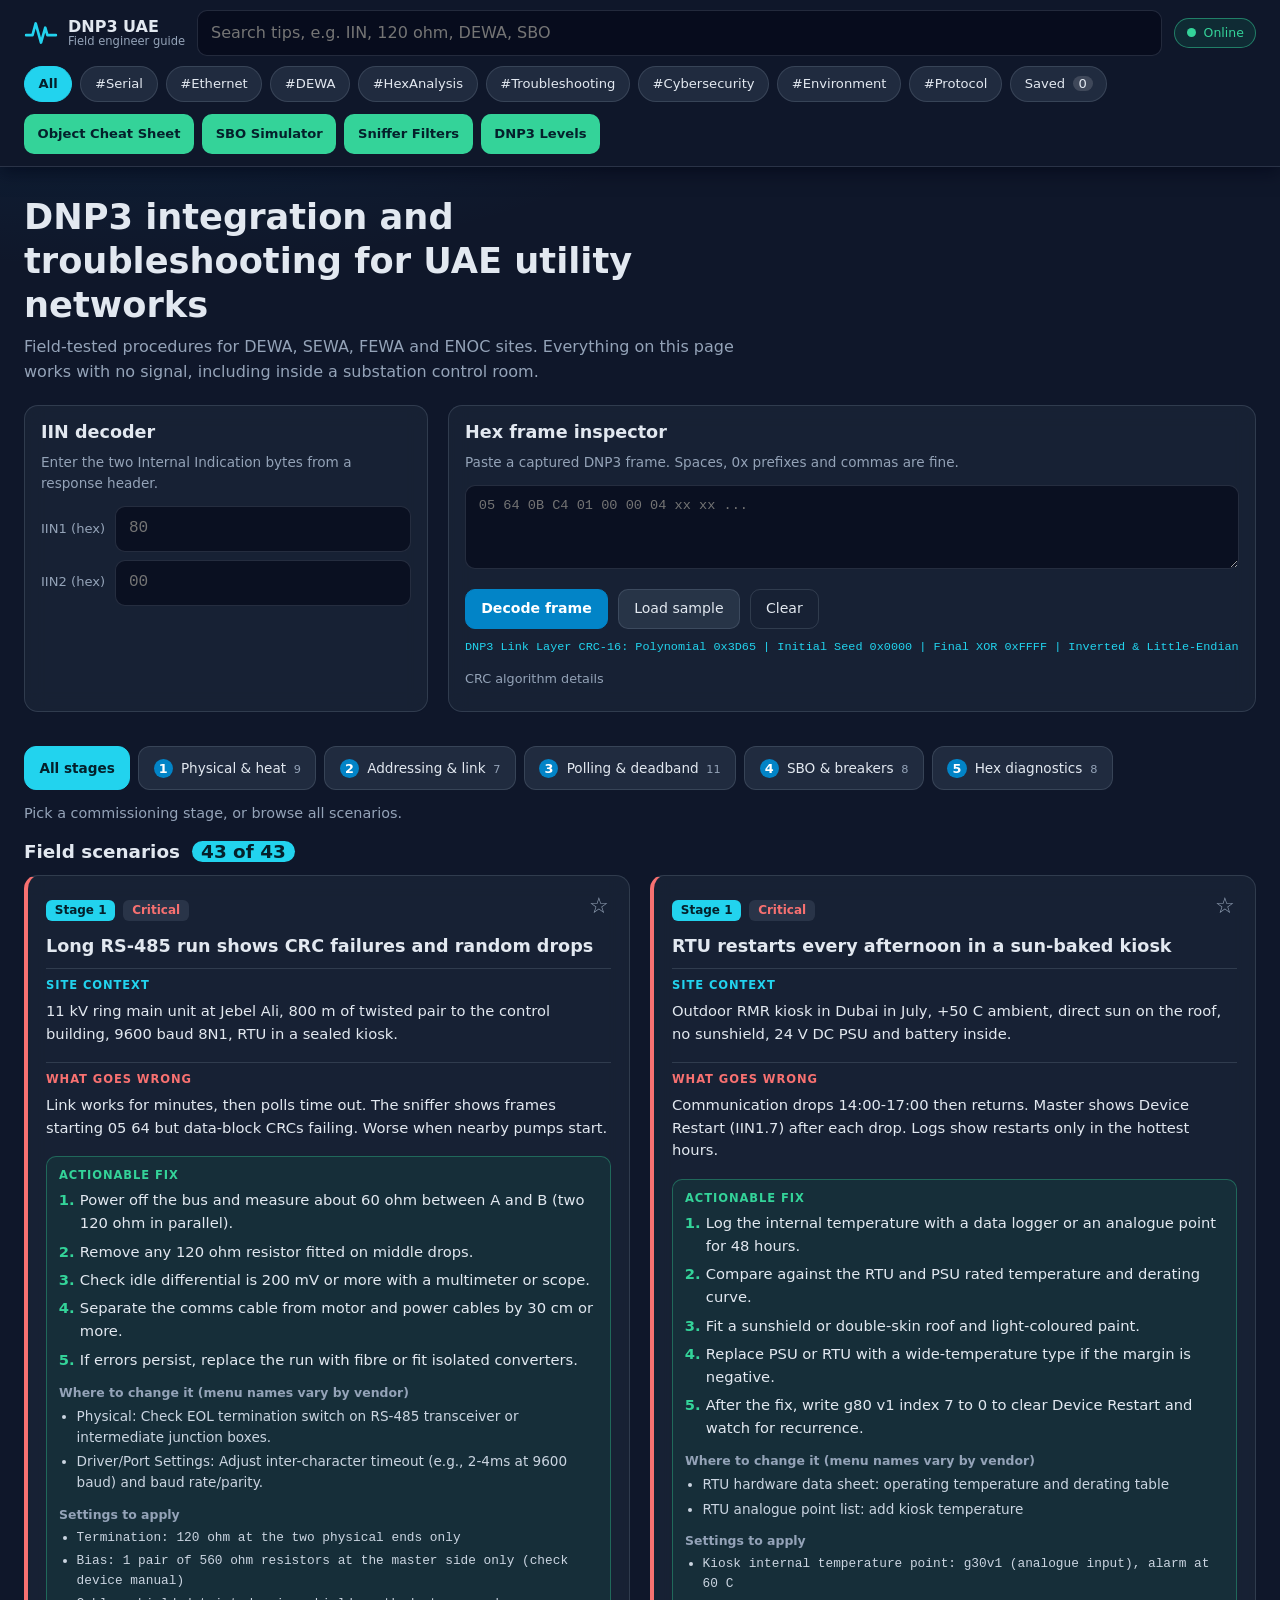
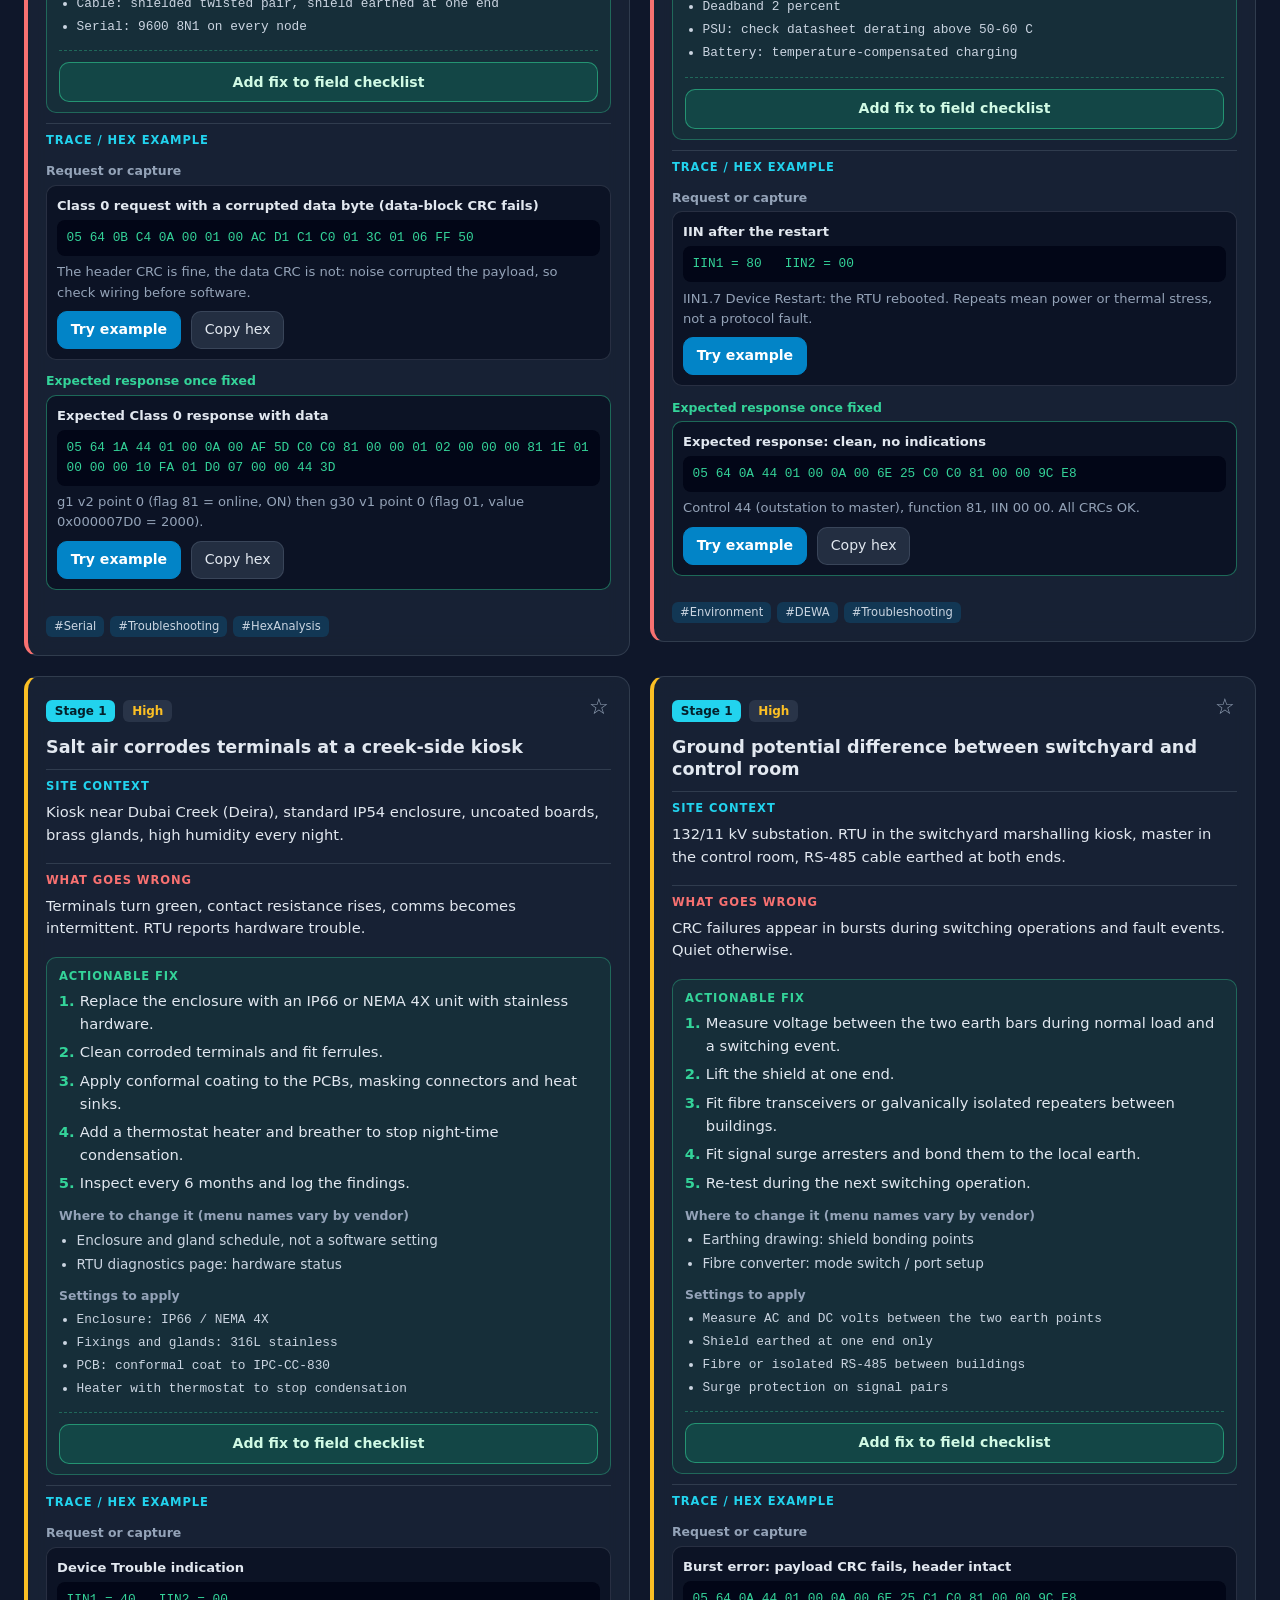
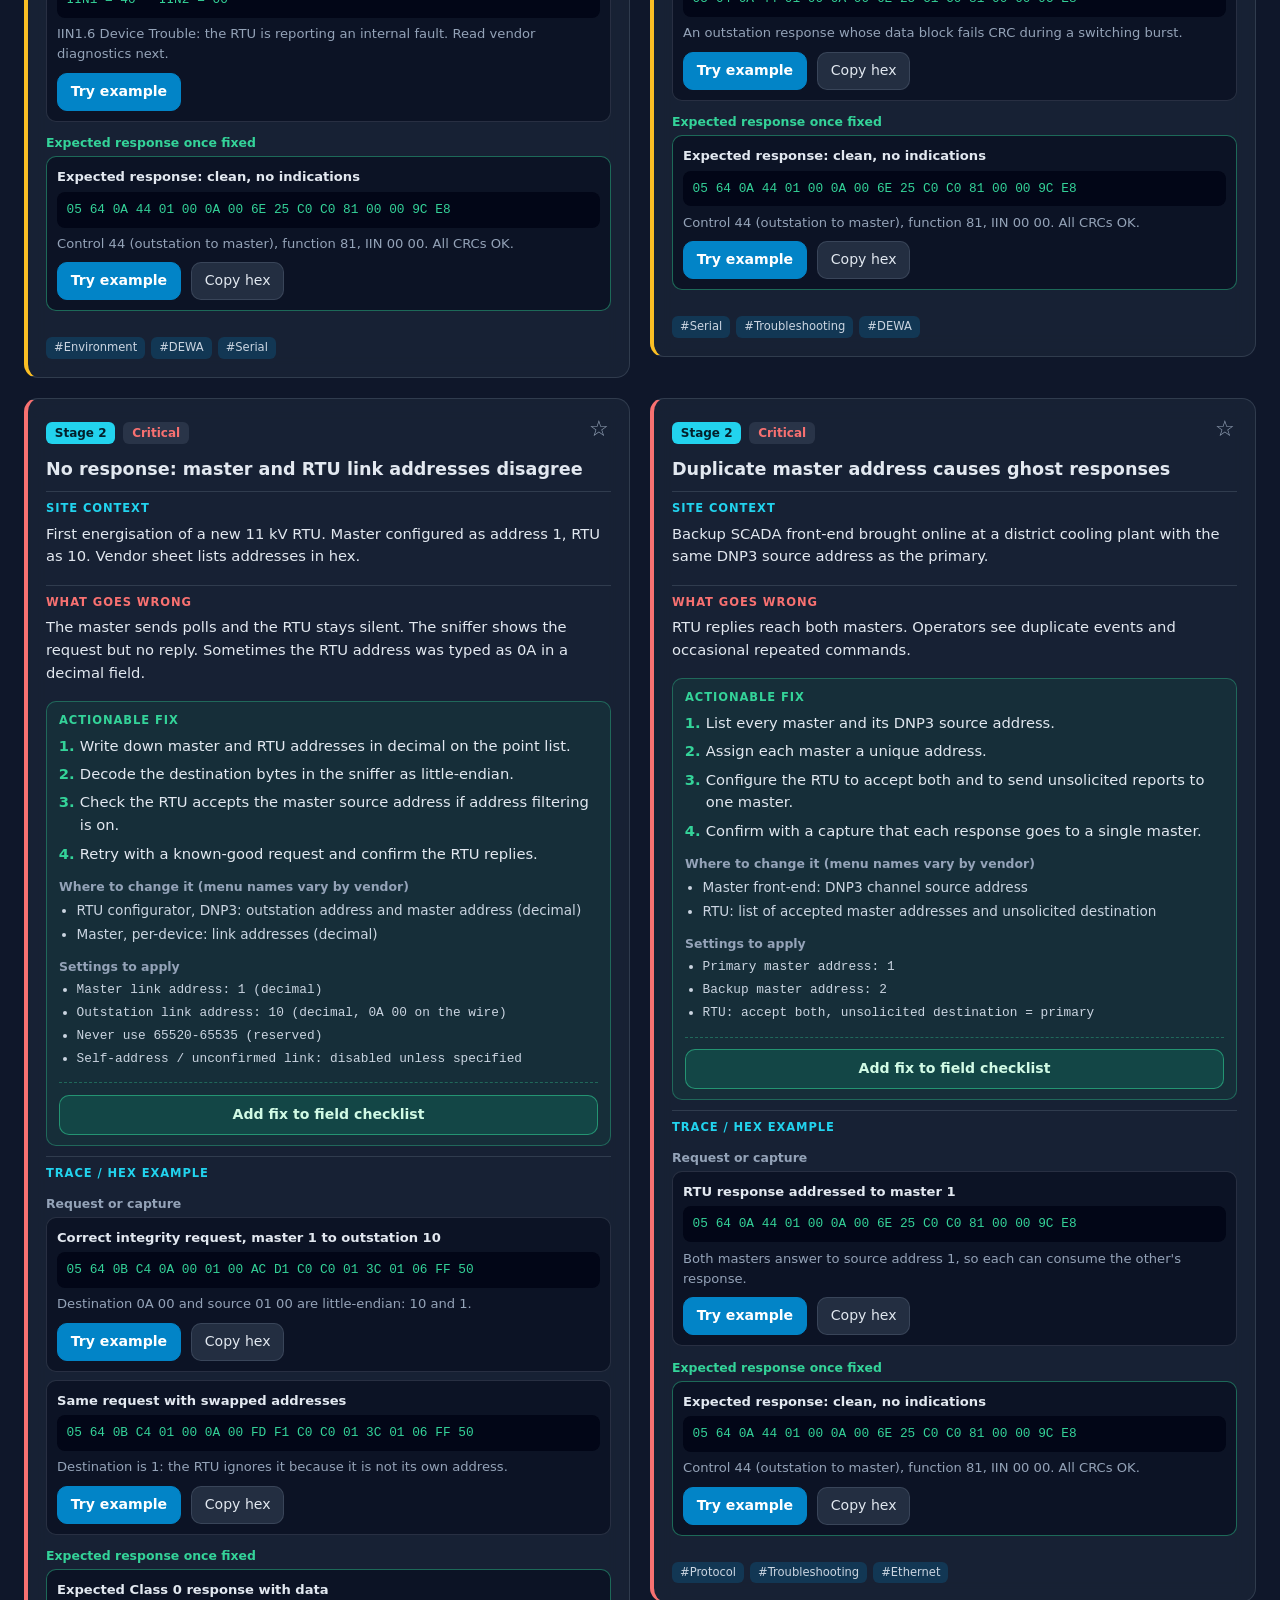
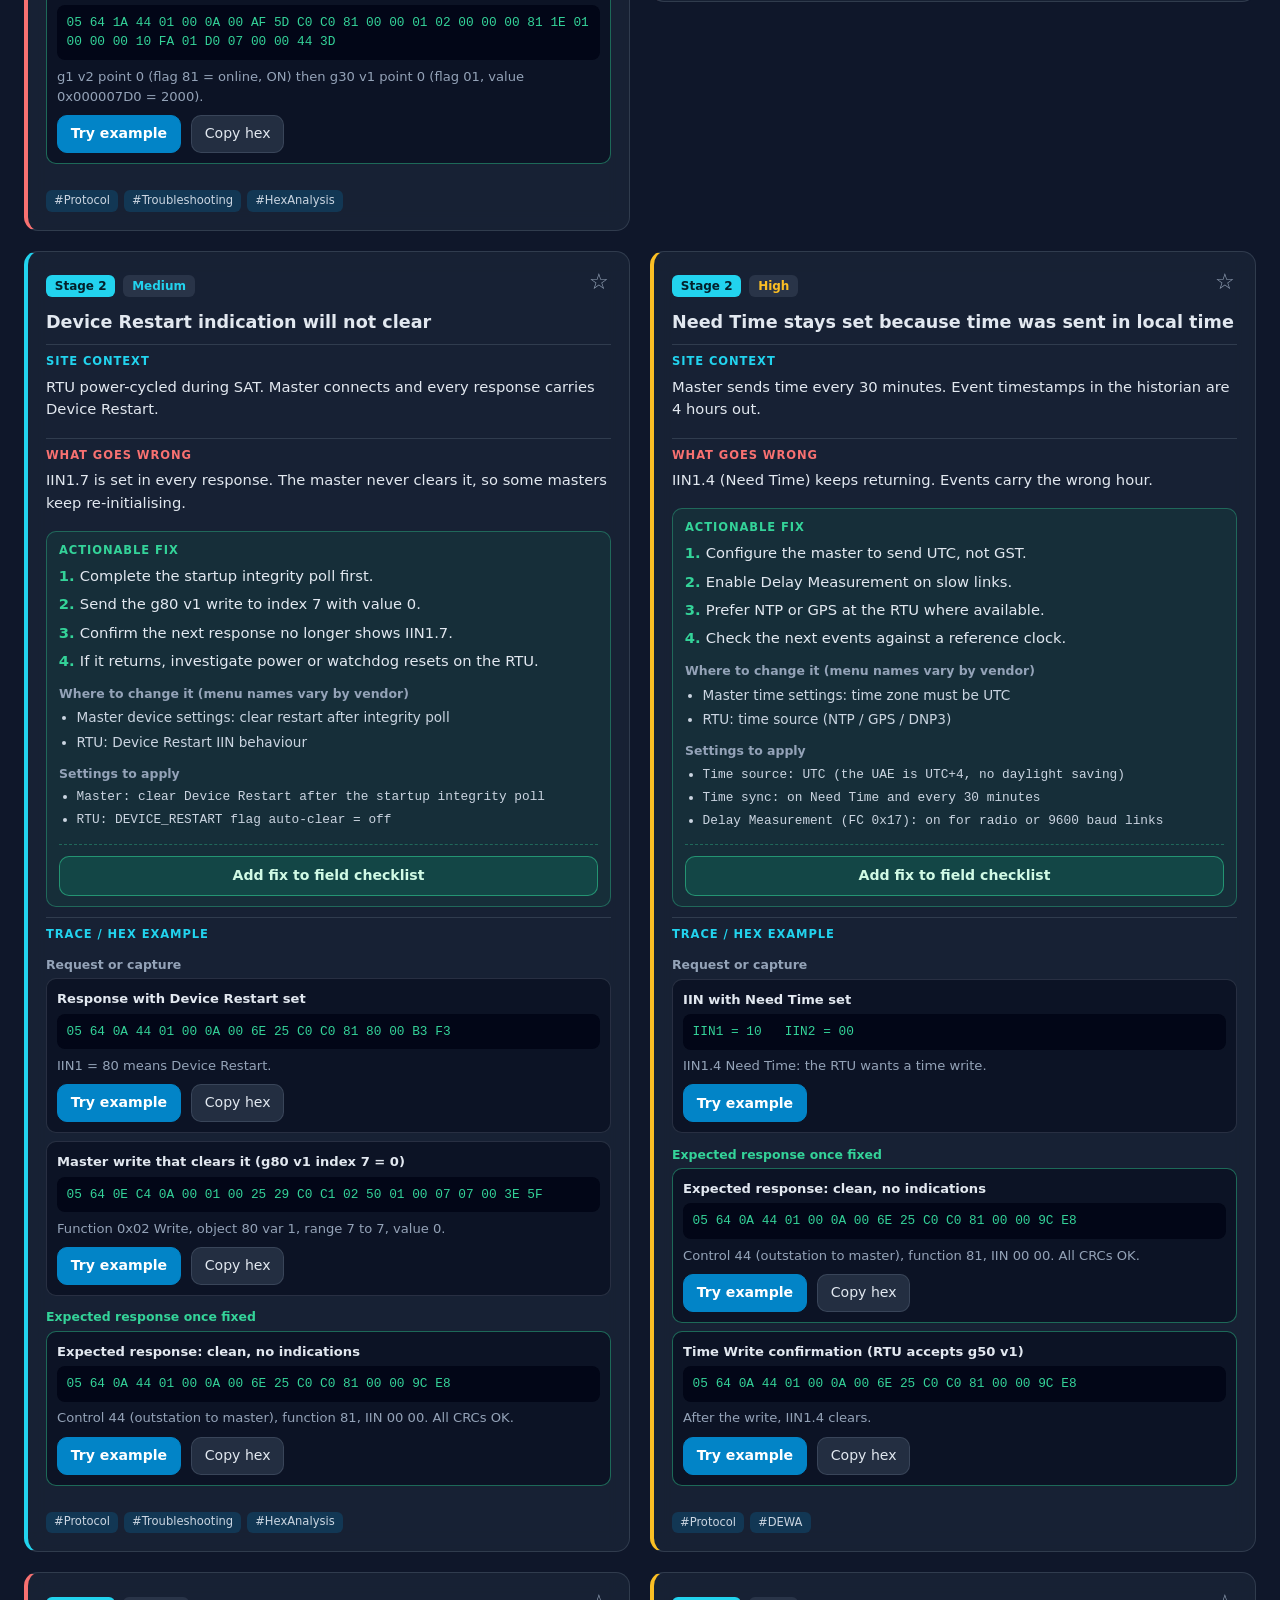
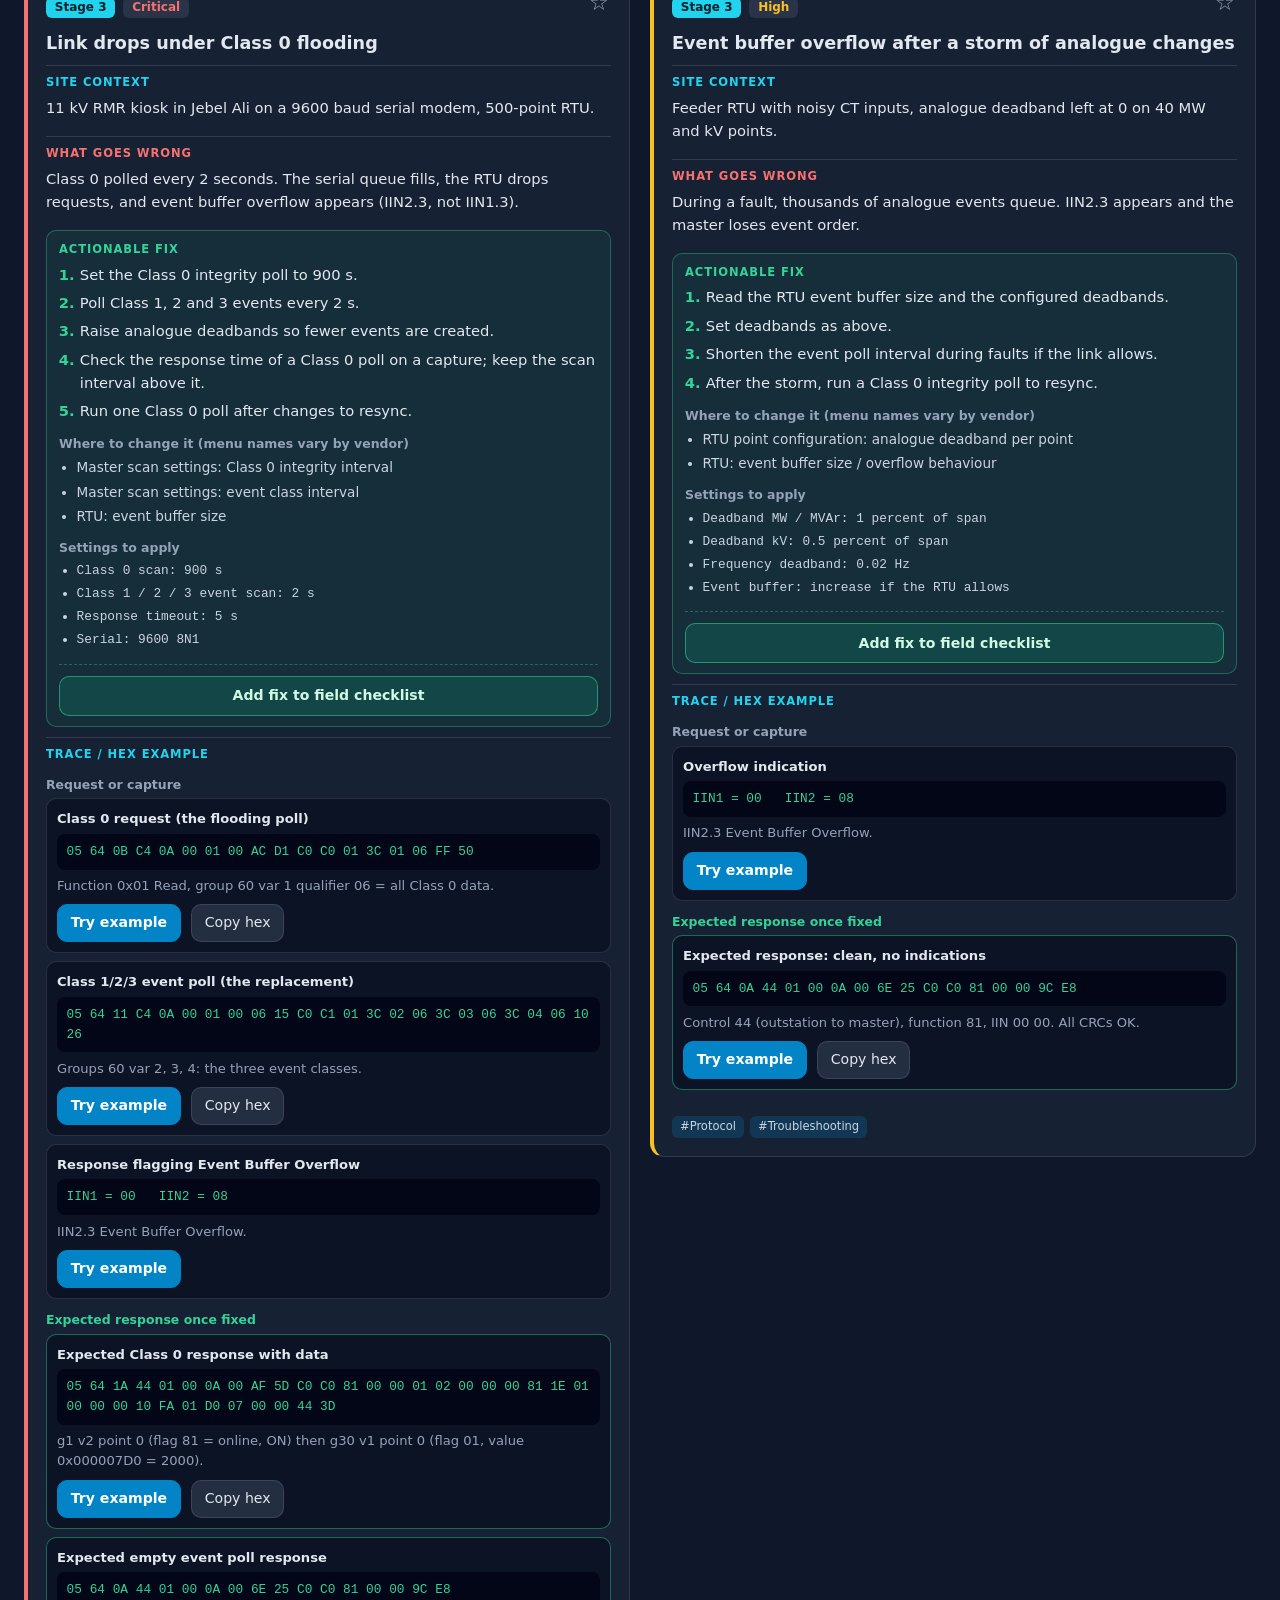
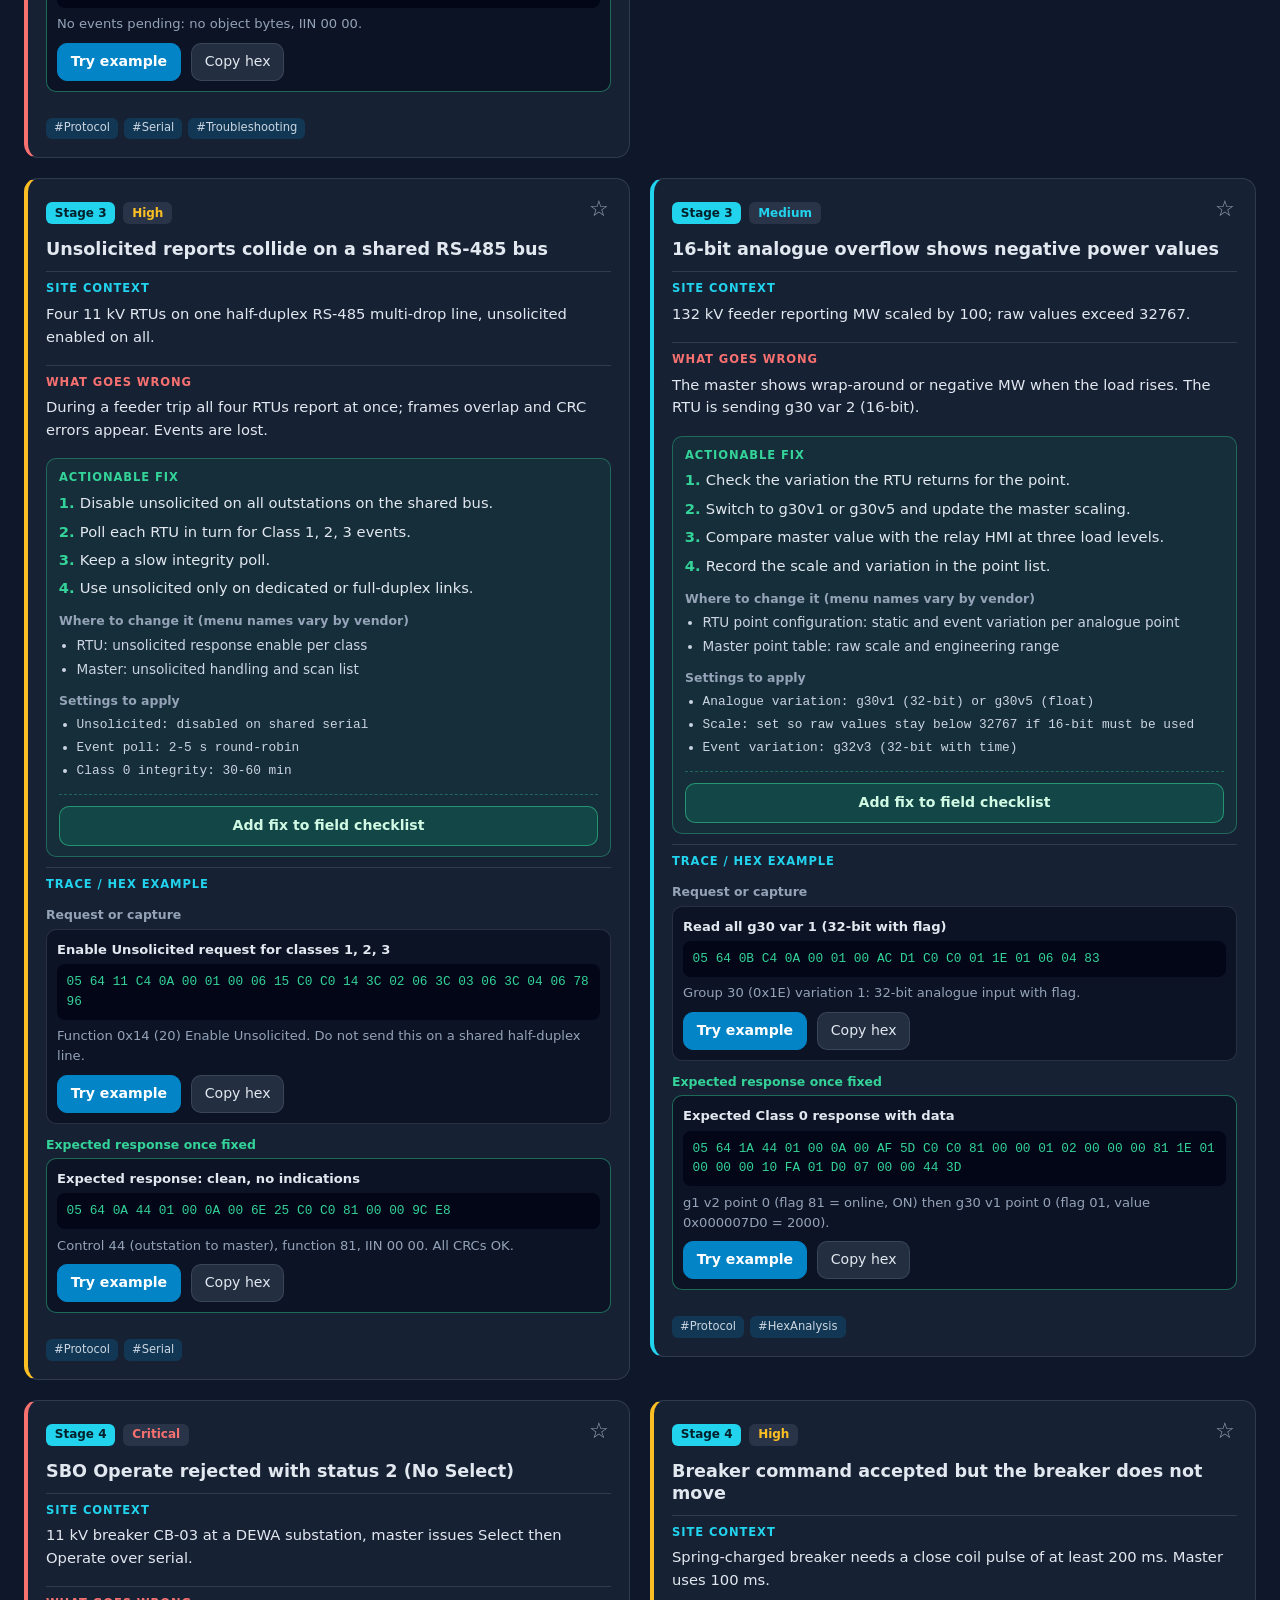
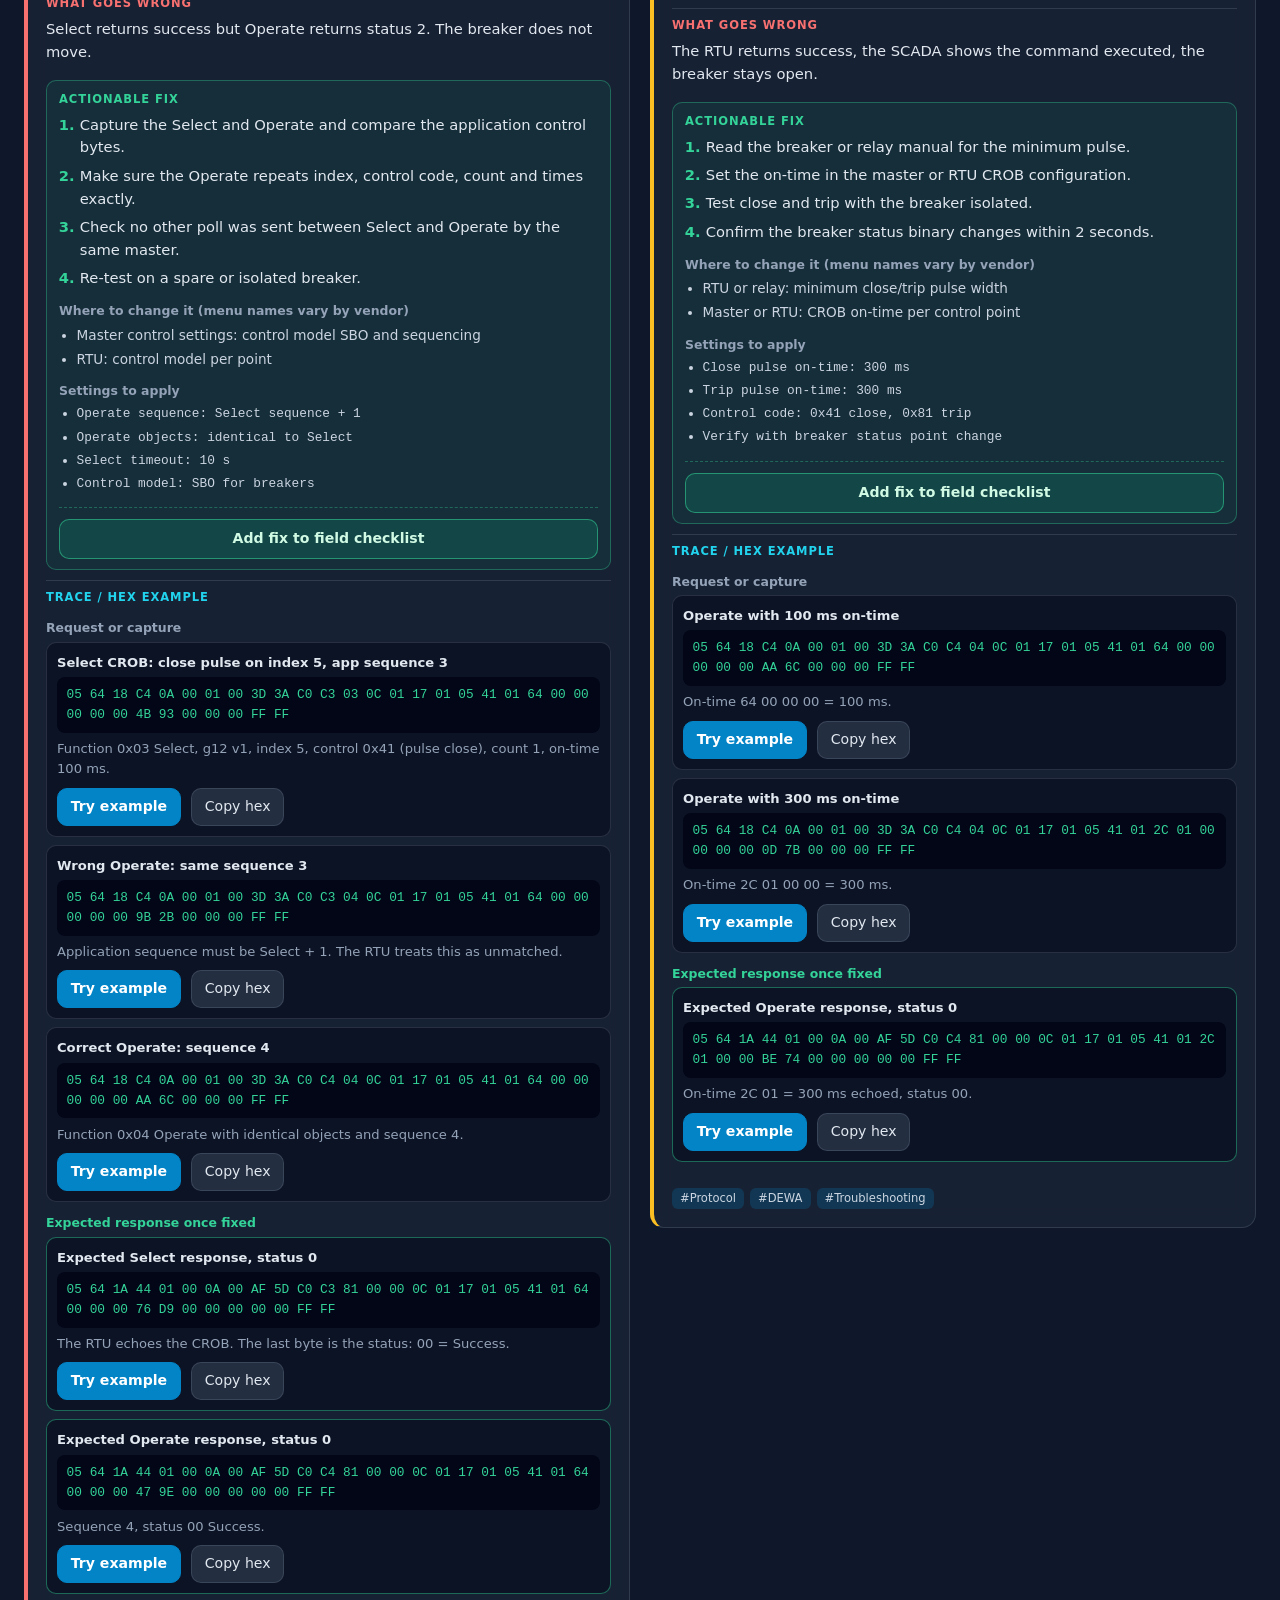
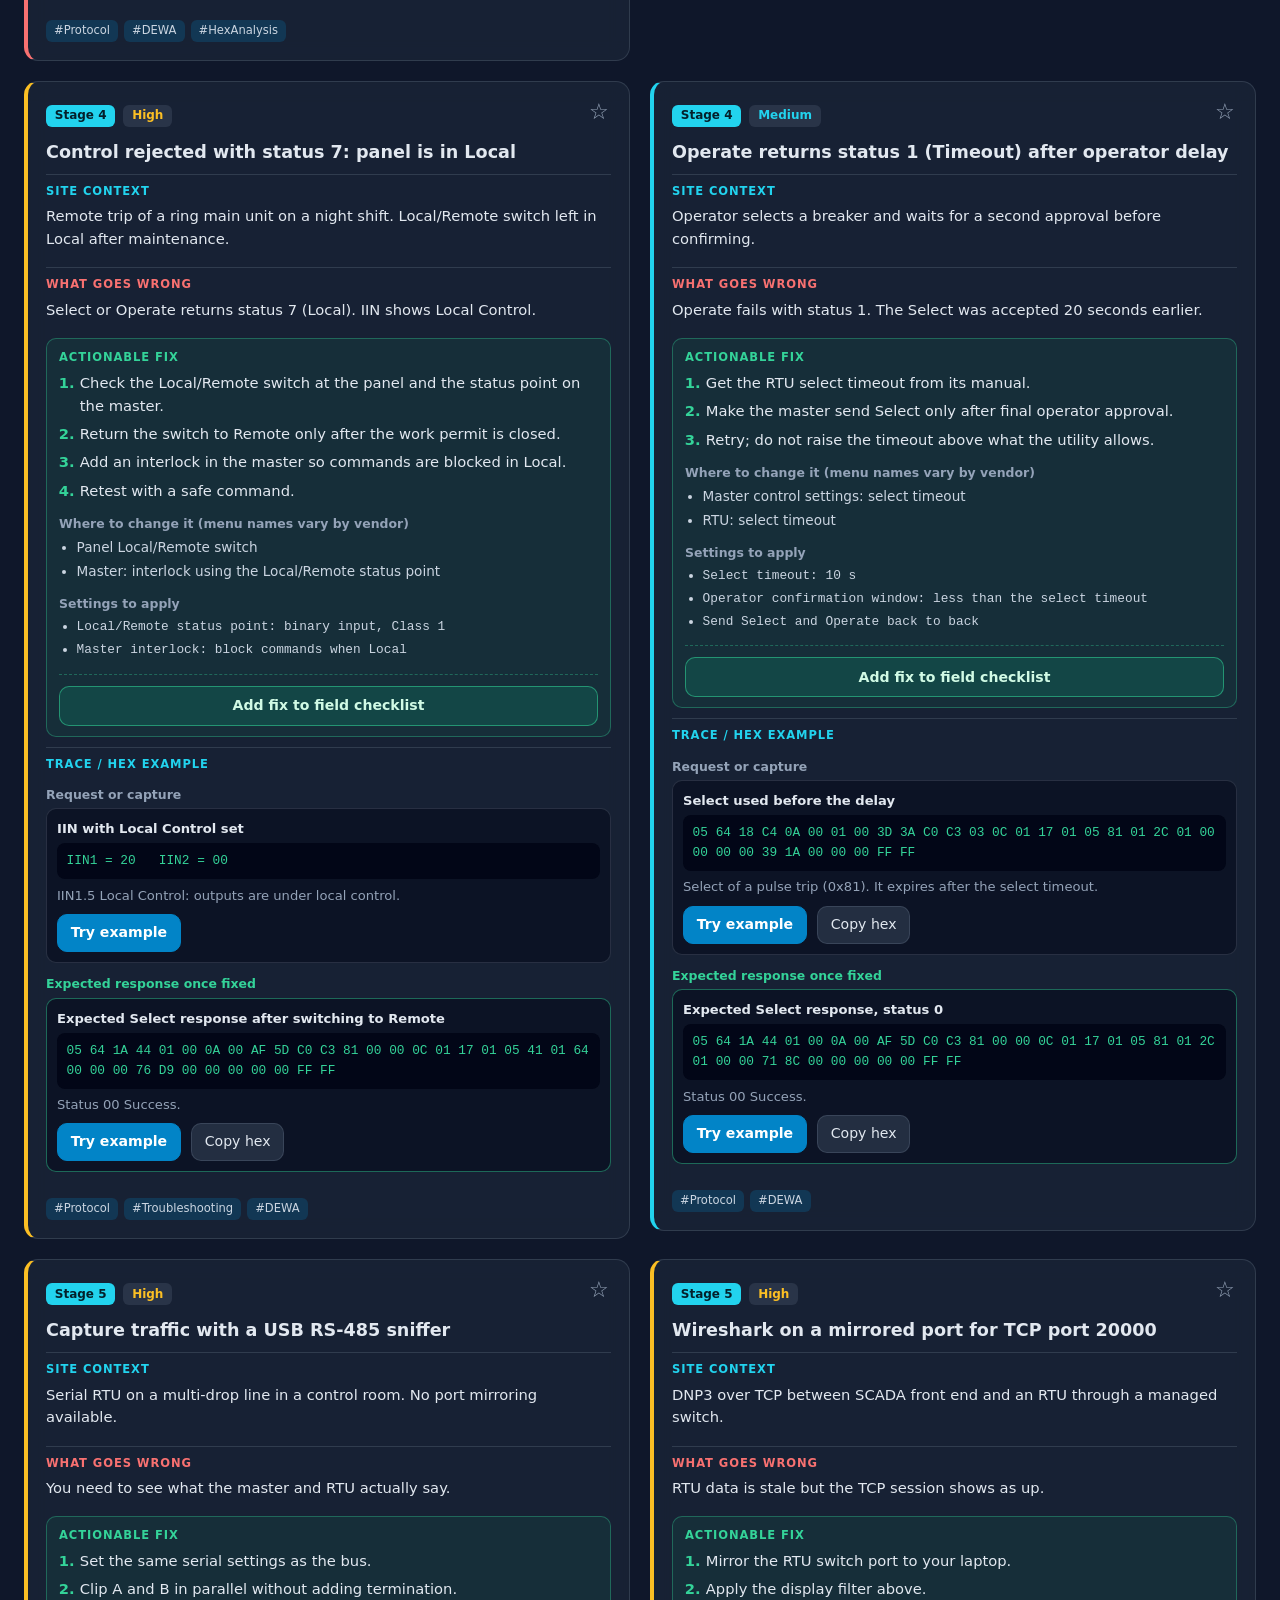
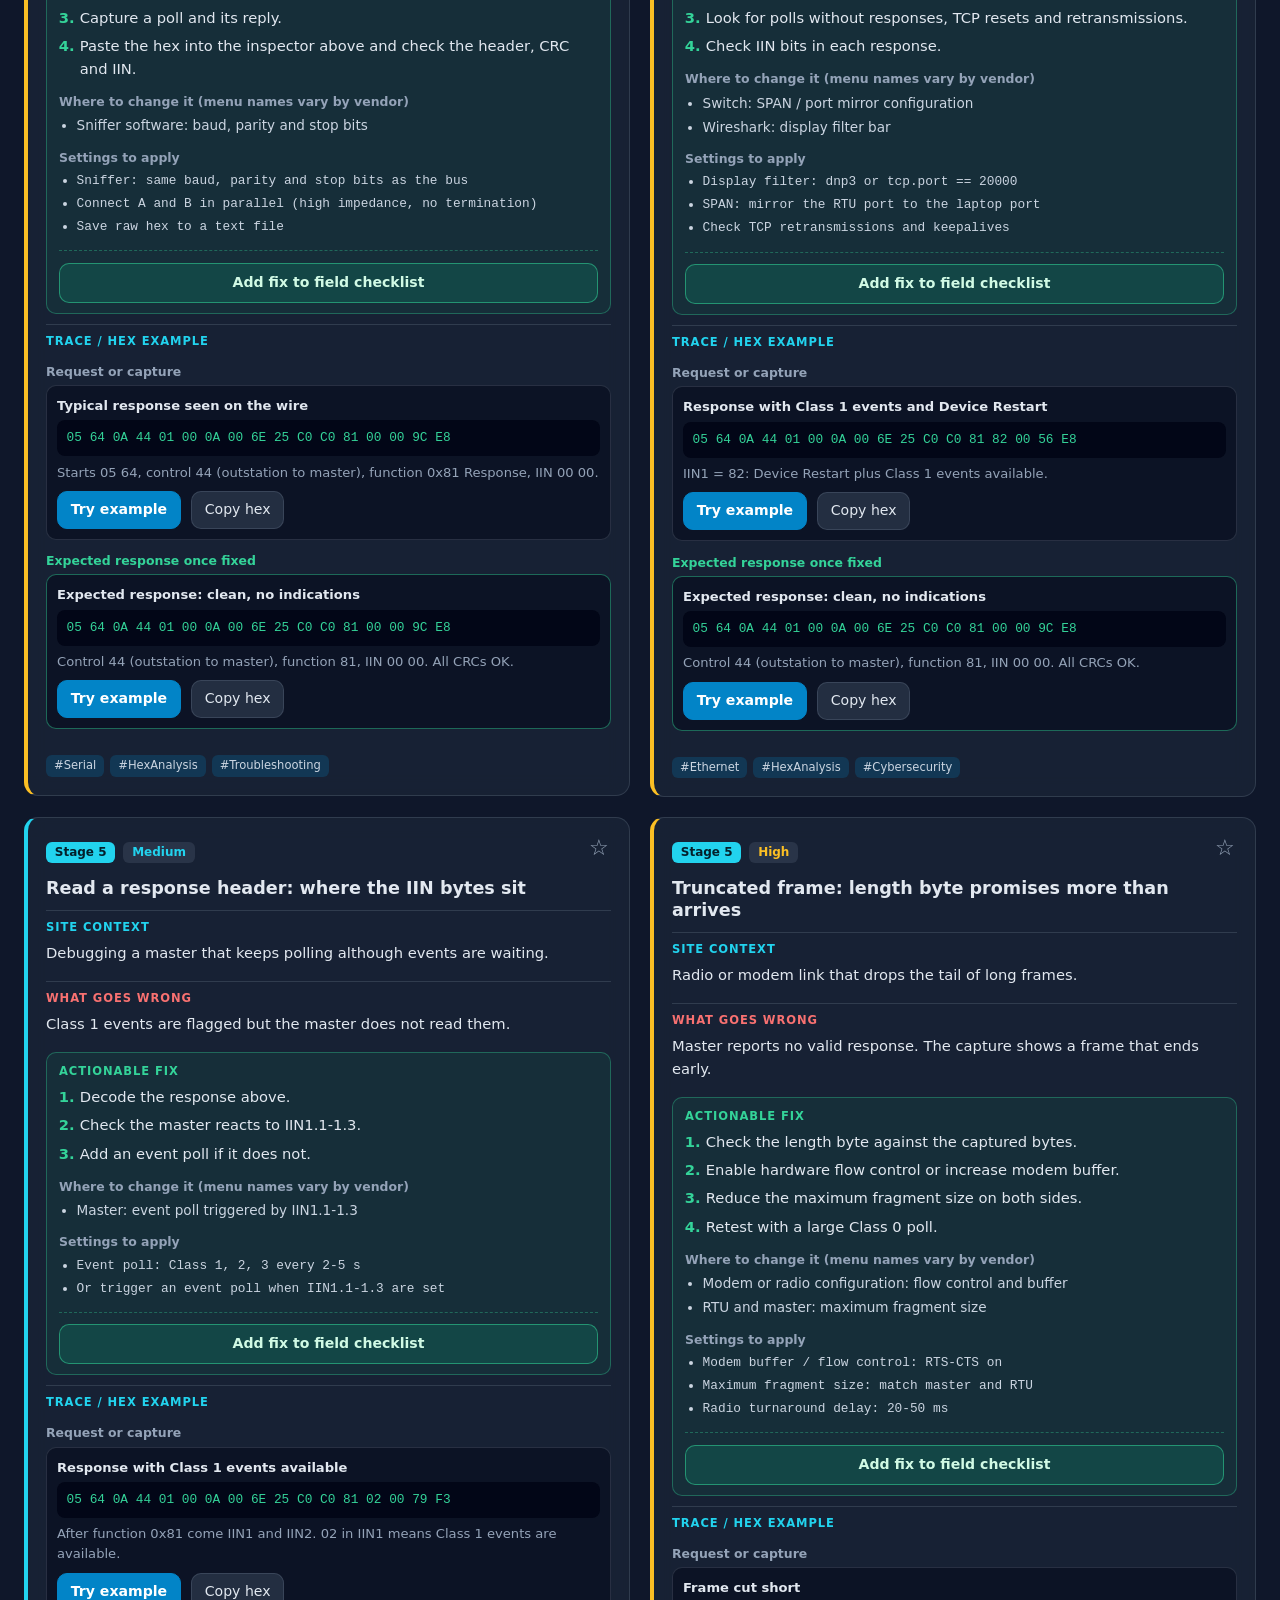
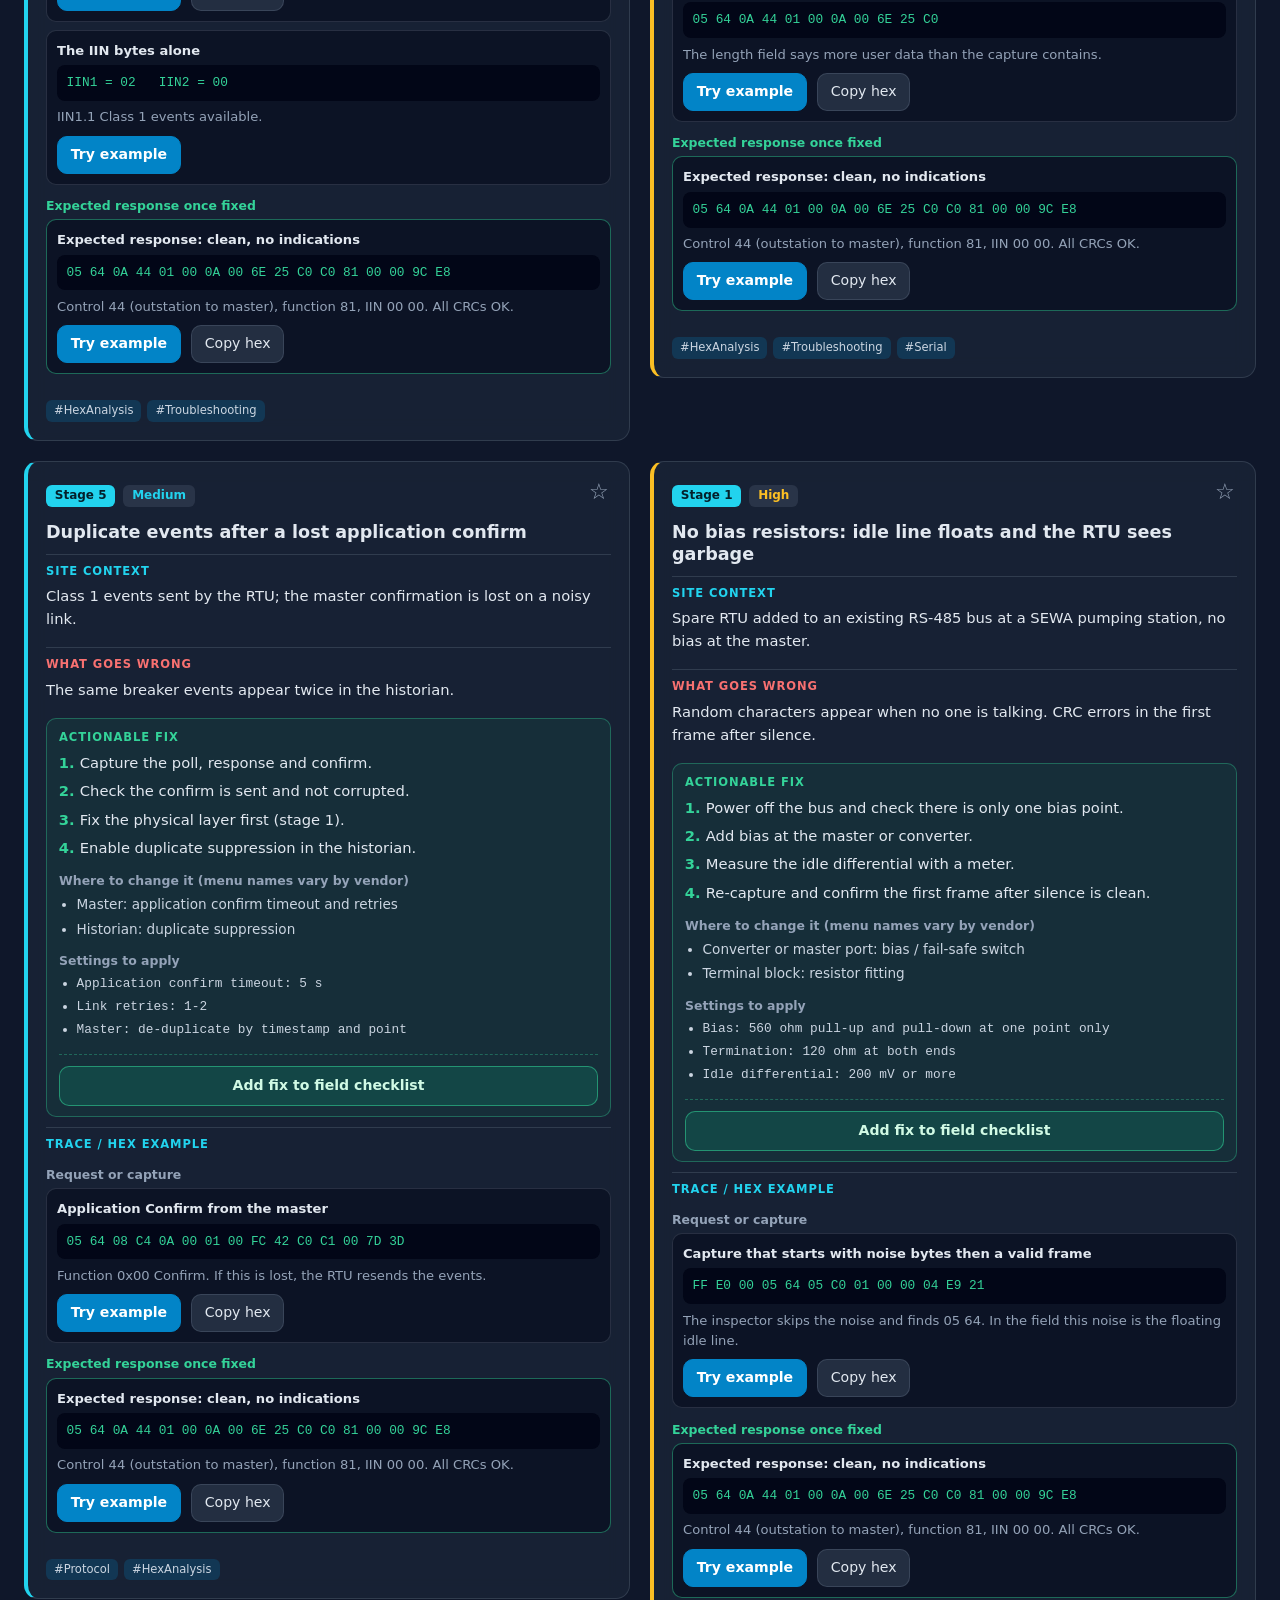
<file: index.html>
<!DOCTYPE html>
<html lang="en" dir="ltr">
<head>
  <meta charset="utf-8">
  <meta name="viewport" content="width=device-width, initial-scale=1, viewport-fit=cover">
  <title>DNP3 SCADA UAE Field Engineer Guide</title>
  <meta name="description" content="Offline DNP3 integration, communication and troubleshooting guide for SCADA engineers in Dubai and the UAE: 100+ field tips, hex frame inspector, IIN decoder and field checklists.">
  <meta name="keywords" content="DNP3, SCADA, UAE, DEWA, SEWA, FEWA, ENOC, RTU, RS-485, IEC 104, telemetry, troubleshooting">
  <meta name="author" content="DNP3 UAE SCADA Guide">
  <meta name="robots" content="index, follow">
  <meta name="color-scheme" content="dark">

  <!-- Theme / PWA -->
  <meta name="theme-color" content="#0f172a">
  <meta name="application-name" content="DNP3 UAE">
  <meta name="mobile-web-app-capable" content="yes">
  <meta name="apple-mobile-web-app-capable" content="yes">
  <meta name="apple-mobile-web-app-status-bar-style" content="black-translucent">
  <meta name="apple-mobile-web-app-title" content="DNP3 UAE">
  <meta name="msapplication-config" content="browserconfig.xml">
  <meta name="msapplication-TileColor" content="#0f172a">
  <link rel="manifest" href="manifest.json">
  <link rel="canonical" href="https://YOUR-USERNAME.github.io/dnp3-uae-scada-guide/">
  <link rel="icon" href="data:image/svg+xml,%3Csvg xmlns='http://www.w3.org/2000/svg' viewBox='0 0 64 64'%3E%3Crect width='64' height='64' rx='14' fill='%230f172a'/%3E%3Cpath d='M6 36h12l6-20 10 34 8-26 4 12h12' fill='none' stroke='%2322d3ee' stroke-width='4' stroke-linecap='round' stroke-linejoin='round'/%3E%3C/svg%3E" type="image/svg+xml">
  <link rel="apple-touch-icon" href="icon-192.png">

  <!-- Open Graph -->
  <meta property="og:type" content="website">
  <meta property="og:site_name" content="DNP3 UAE SCADA Guide">
  <meta property="og:title" content="DNP3 SCADA UAE Field Engineer Guide">
  <meta property="og:description" content="100+ site-hardened DNP3 tips for UAE utilities: hex frame inspector, IIN decoder, RS-485 and Ethernet diagnostics. Works offline.">
  <meta property="og:image" content="https://YOUR-USERNAME.github.io/dnp3-uae-scada-guide/assets/og-image.png">
  <meta property="og:image:width" content="1200">
  <meta property="og:image:height" content="630">
  <meta property="og:image:alt" content="DNP3 SCADA UAE Field Engineer Guide with telemetry waveform">
  <meta property="og:url" content="https://YOUR-USERNAME.github.io/dnp3-uae-scada-guide/">
  <meta property="og:locale" content="en_AE">

  <!-- Twitter -->
  <meta name="twitter:card" content="summary_large_image">
  <meta name="twitter:title" content="DNP3 SCADA UAE Field Engineer Guide">
  <meta name="twitter:description" content="Offline DNP3 troubleshooting and integration guide for UAE SCADA engineers.">
  <meta name="twitter:image" content="https://YOUR-USERNAME.github.io/dnp3-uae-scada-guide/assets/og-image.png">

  <link rel="stylesheet" href="style.css">
</head>
<body>
  <a class="skip-link" href="#grid">Skip to tips</a>

  <header class="topbar" id="topbar">
    <div class="topbar-row">
      <a class="brand" href="./index.html" aria-label="DNP3 UAE home">
        <svg class="brand-mark" viewBox="0 0 64 64" aria-hidden="true"><path d="M4 36h12l6-22 10 36 8-28 4 14h16" fill="none" stroke="currentColor" stroke-width="5" stroke-linecap="round" stroke-linejoin="round"/></svg>
        <span class="brand-text"><strong>DNP3 UAE</strong><small>Field engineer guide</small></span>
      </a>

      <div class="search-wrap">
        <label class="sr-only" for="search">Search tips</label>
        <input id="search" type="search" placeholder="Search tips, e.g. IIN, 120 ohm, DEWA, SBO" autocomplete="off" spellcheck="false">
      </div>

      <div class="topbar-actions">
        <span id="netStatus" class="badge badge-online" role="status" aria-live="polite"><i class="pulse"></i><span>Online</span></span>
        <button id="installBtn" class="btn btn-accent" type="button" hidden>Install app</button>
      </div>
    </div>

    <nav class="filters" aria-label="Filter by tag">
      <div id="filters" class="pill-row" role="group" aria-label="Tag filters">
        <button class="pill is-active" type="button" data-tag="all">All</button>
        <button class="pill" type="button" data-tag="Serial">#Serial</button>
        <button class="pill" type="button" data-tag="Ethernet">#Ethernet</button>
        <button class="pill" type="button" data-tag="DEWA">#DEWA</button>
        <button class="pill" type="button" data-tag="HexAnalysis">#HexAnalysis</button>
        <button class="pill" type="button" data-tag="Troubleshooting">#Troubleshooting</button>
        <button class="pill" type="button" data-tag="Cybersecurity">#Cybersecurity</button>
        <button class="pill" type="button" data-tag="Environment">#Environment</button>
        <button class="pill" type="button" data-tag="Protocol">#Protocol</button>
        <button class="pill pill-star" type="button" data-tag="bookmarks">Saved <span id="bookmarkCount">0</span></button>
      </div>
    </nav>

    <nav id="toolbar" class="toolbar" aria-label="Field tools">
      <button type="button" class="tool-btn" data-tool="objects">Object Cheat Sheet</button>
      <button type="button" class="tool-btn" data-tool="sbo">SBO Simulator</button>
      <button type="button" class="tool-btn" data-tool="filters">Sniffer Filters</button>
      <button type="button" class="tool-btn" data-tool="levels">DNP3 Levels</button>
    </nav>
  </header>

  <main class="shell">
    <section class="intro" aria-labelledby="introTitle">
      <h1 id="introTitle">DNP3 integration and troubleshooting for UAE utility networks</h1>
      <p>Field-tested procedures for DEWA, SEWA, FEWA and ENOC sites. Everything on this page works with no signal, including inside a substation control room.</p>
    </section>

    <section class="tools" aria-label="Decoder tools">
      <article class="panel" aria-labelledby="iinTitle">
        <h2 id="iinTitle">IIN decoder</h2>
        <p class="hint">Enter the two Internal Indication bytes from a response header.</p>
        <div class="field-row">
          <label for="iin1">IIN1 (hex)</label>
          <input id="iin1" class="mono" type="text" inputmode="text" maxlength="4" placeholder="80" autocomplete="off">
          <label for="iin2">IIN2 (hex)</label>
          <input id="iin2" class="mono" type="text" inputmode="text" maxlength="4" placeholder="00" autocomplete="off">
        </div>
        <ul id="iinOut" class="flag-list" aria-live="polite"></ul>
      </article>

      <article class="panel panel-wide" aria-labelledby="hexTitle">
        <h2 id="hexTitle">Hex frame inspector</h2>
        <p class="hint">Paste a captured DNP3 frame. Spaces, 0x prefixes and commas are fine.</p>
        <label class="sr-only" for="hexInput">DNP3 frame in hex</label>
        <textarea id="hexInput" class="mono" rows="3" spellcheck="false" placeholder="05 64 0B C4 01 00 00 04 xx xx ..."></textarea>
        <div class="btn-row">
          <button id="hexDecode" class="btn btn-accent" type="button">Decode frame</button>
          <button id="hexSample" class="btn" type="button">Load sample</button>
          <button id="hexClear" class="btn btn-ghost" type="button">Clear</button>
        </div>
        <div id="hexOut" class="hex-out" aria-live="polite"></div>
        <p class="crc-note mono">DNP3 Link Layer CRC-16: Polynomial 0x3D65 | Initial Seed 0x0000 | Final XOR 0xFFFF | Inverted &amp; Little-Endian</p>
        <details class="crc-ref">
          <summary>CRC algorithm details</summary>
          <ul>
            <li>Name: CRC-16/DNP (reflected: input and output bits reversed, LSB first).</li>
            <li>Polynomial 0x3D65 = x<sup>16</sup> + x<sup>13</sup> + x<sup>12</sup> + x<sup>11</sup> + x<sup>10</sup> + x<sup>8</sup> + x<sup>6</sup> + x<sup>5</sup> + x<sup>2</sup> + 1. Reflected form for shift-right code: 0xA6BC.</li>
            <li>Seed 0x0000. Final XOR 0xFFFF (the result is inverted).</li>
            <li>Sent low byte first. One CRC covers the 8 header bytes, then each data block of up to 16 bytes has its own.</li>
            <li>Check value: CRC of ASCII "123456789" = 0xEA82.</li>
            <li>Frame test: 05 64 05 C0 01 00 00 04 gives CRC 0x21E9, sent as E9 21.</li>
          </ul>
        </details>
      </article>
    </section>

    <section class="results" aria-labelledby="resultsTitle">
      <nav id="stages" class="stages" aria-label="Commissioning stages"></nav>
      <p id="stageDesc" class="stage-desc"></p>
      <h2 class="sub">Field scenarios <span id="scenCount" class="chip"></span></h2>
      <div id="scenarios" class="scen-grid"></div>
      <div class="results-head">
        <h2 id="resultsTitle">Quick reference tips</h2>
        <p id="resultCount" class="count" role="status" aria-live="polite">Loading tips</p>
        <div class="results-actions">
          <label class="sr-only" for="sortSelect">Sort tips</label>
          <select id="sortSelect">
            <option value="default">Default order</option>
            <option value="severity">Highest severity first</option>
            <option value="title">Title A to Z</option>
          </select>
          <button id="checklistBtn" class="btn" type="button">Field checklist <span id="checkCount" class="chip">0</span></button>
        </div>
      </div>

      <div id="grid" class="grid" tabindex="-1"></div>
      <div id="empty" class="empty" hidden>
        <p><strong>No tips match your search.</strong></p>
        <p>Clear the search box or pick another tag.</p>
        <button id="resetFilters" class="btn" type="button">Reset filters</button>
      </div>
    </section>

    <noscript>
      <p class="noscript">This guide needs JavaScript to list its tips and run the decoders. Enable JavaScript and reload.</p>
    </noscript>
  </main>

  <footer class="footer">
    <p>For engineering reference only. Always follow your utility's approved procedures, permit-to-work rules and the vendor manuals for the device on site.</p>
    <p class="mono">Version 1.0.0 &middot; MIT licence</p>
  </footer>

  <!-- Detail modal -->
  <div id="modal" class="modal" role="dialog" aria-modal="true" aria-labelledby="modalTitle" hidden>
    <div class="modal-backdrop" data-close></div>
    <div class="modal-card">
      <button class="modal-close" type="button" data-close aria-label="Close">&times;</button>
      <div id="modalBody"></div>
    </div>
  </div>

  <!-- Checklist drawer -->
  <aside id="checklist" class="drawer" role="dialog" aria-modal="true" aria-labelledby="checklistTitle" hidden>
    <div class="modal-backdrop" data-close-drawer></div>
    <div class="drawer-card">
      <div class="drawer-head">
        <h2 id="checklistTitle">Field checklist</h2>
        <button class="modal-close" type="button" data-close-drawer aria-label="Close checklist">&times;</button>
      </div>
      <p class="hint">Add steps from any tip. Progress is saved on this device.</p>
      <label class="lbl" for="siteName">Site / feeder</label>
      <input id="siteName" type="text" maxlength="80" placeholder="e.g. Jebel Ali 11 kV RMR-14" autocomplete="off">
      <label class="lbl" for="siteRtu">RTU link address (decimal)</label>
      <input id="siteRtu" type="text" inputmode="numeric" maxlength="5" placeholder="e.g. 10" autocomplete="off">
      <label class="lbl" for="siteTime">Time sync status (GST, UTC+4)</label>
      <select id="siteTime"><option value="unchecked">Not checked</option><option value="ok">Verified: UTC on the wire, GST in SCADA</option><option value="offset">Offset found: 4-hour difference</option></select>
      <label class="lbl" for="siteDate">Verification date</label>
      <input id="siteDate" type="date">
      <label class="lbl" for="siteNotes">Site notes (included in the summary)</label>
      <textarea id="siteNotes" rows="3" maxlength="600" placeholder="e.g. Baud 9600 8N1, RTU address 10, term. fitted at both ends"></textarea>
      <ul id="checklistItems" class="check-list"></ul>
      <div class="btn-row">
        <button id="checklistHandover" class="btn btn-accent" type="button">Export Handover Summary</button>
        <button id="checklistSummary" class="btn btn-accent" type="button">Copy Commissioning Summary</button>
        <button id="checklistCopy" class="btn" type="button">Copy checklist</button>
        <button id="checklistReset" class="btn btn-ghost" type="button">Clear all</button>
      </div>
    </div>
  </aside>

  <!-- Field tools modal -->
  <div id="toolModal" class="modal" role="dialog" aria-modal="true" aria-labelledby="toolTitle" hidden>
    <div class="modal-backdrop" data-close-tool></div>
    <div class="modal-card wide">
      <button class="modal-close" type="button" data-close-tool aria-label="Close">&times;</button>
      <div id="toolBody"></div>
    </div>
  </div>

  <div id="toast" class="toast" role="status" aria-live="polite" hidden></div>

  <script src="script.js"></script>
  <script>
    if ('serviceWorker' in navigator) {
      window.addEventListener('load', function () {
        navigator.serviceWorker.register('service-worker.js').catch(function (err) {
          console.warn('Service worker registration failed:', err);
        });
      });
    }
  </script>
</body>
</html>
</file>
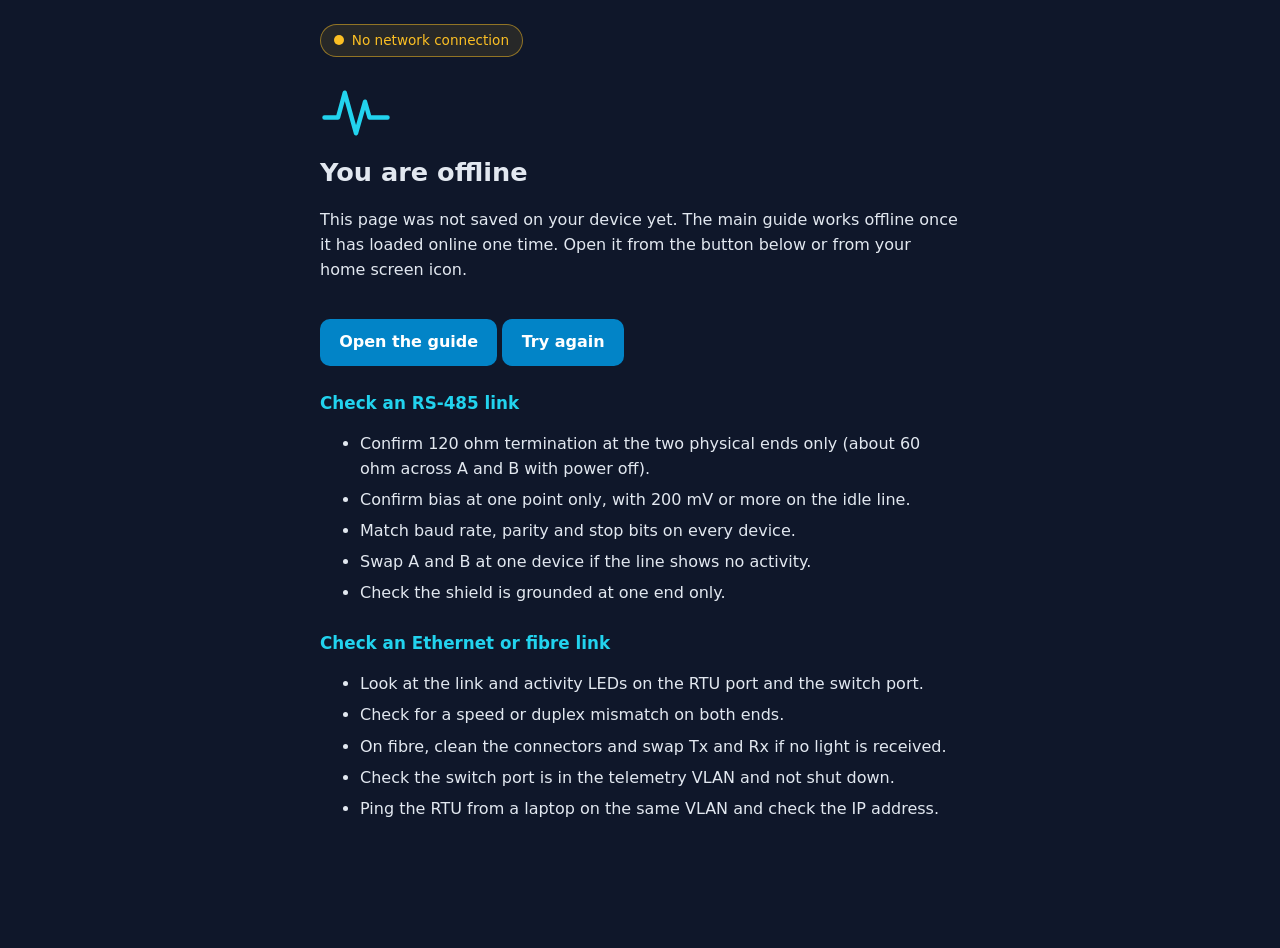
<file: offline.html>
<!DOCTYPE html>
<html lang="en">
<head>
<meta charset="utf-8">
<meta name="viewport" content="width=device-width, initial-scale=1, viewport-fit=cover">
<meta name="theme-color" content="#0f172a">
<title>Offline | DNP3 UAE Guide</title>
<style>
  :root { color-scheme: dark; }
  body { margin: 0; min-height: 100vh; background: #0f172a; color: #e2e8f0; font-family: system-ui, -apple-system, "Segoe UI", Roboto, sans-serif; line-height: 1.55;
    padding: calc(env(safe-area-inset-top) + 24px) 20px calc(env(safe-area-inset-bottom) + 24px); }
  main { max-width: 640px; margin: 0 auto; }
  .status { display: inline-flex; align-items: center; gap: 8px; color: #fbbf24; border: 1px solid rgba(251,191,36,.5); background: rgba(251,191,36,.1); border-radius: 999px; padding: .3rem .8rem; font-size: .85rem; }
  .dot { width: 10px; height: 10px; border-radius: 50%; background: #fbbf24; animation: p 2s infinite; }
  @keyframes p { 50% { opacity: .3; } }
  svg { width: 72px; height: 72px; color: #22d3ee; margin: 20px 0 4px; display: block; }
  h1 { font-size: 1.6rem; margin: .25rem 0 .5rem; }
  h2 { font-size: 1.05rem; margin: 1.5rem 0 .4rem; color: #22d3ee; }
  li { margin-bottom: .4rem; }
  .btn { display: inline-block; margin-top: 1.25rem; background: #0284c7; color: #fff; border: 0; border-radius: 10px; padding: .7rem 1.2rem; font: inherit; font-weight: 600; cursor: pointer; text-decoration: none; }
  @media (prefers-reduced-motion: reduce) { .dot { animation: none; } }
</style>
</head>
<body>
<main>
  <span class="status"><i class="dot"></i> No network connection</span>
  <svg viewBox="0 0 64 64" aria-hidden="true"><path d="M4 36h12l6-22 10 36 8-28 4 14h16" fill="none" stroke="currentColor" stroke-width="4" stroke-linecap="round" stroke-linejoin="round"/></svg>
  <h1>You are offline</h1>
  <p>This page was not saved on your device yet. The main guide works offline once it has loaded online one time. Open it from the button below or from your home screen icon.</p>
  <a class="btn" href="./index.html">Open the guide</a>
  <button class="btn" type="button" onclick="location.reload()">Try again</button>

  <h2>Check an RS-485 link</h2>
  <ul>
    <li>Confirm 120 ohm termination at the two physical ends only (about 60 ohm across A and B with power off).</li>
    <li>Confirm bias at one point only, with 200 mV or more on the idle line.</li>
    <li>Match baud rate, parity and stop bits on every device.</li>
    <li>Swap A and B at one device if the line shows no activity.</li>
    <li>Check the shield is grounded at one end only.</li>
  </ul>
  <h2>Check an Ethernet or fibre link</h2>
  <ul>
    <li>Look at the link and activity LEDs on the RTU port and the switch port.</li>
    <li>Check for a speed or duplex mismatch on both ends.</li>
    <li>On fibre, clean the connectors and swap Tx and Rx if no light is received.</li>
    <li>Check the switch port is in the telemetry VLAN and not shut down.</li>
    <li>Ping the RTU from a laptop on the same VLAN and check the IP address.</li>
  </ul>
</main>
</body>
</html>
</file>
<file: style.css>
/* DNP3 SCADA UAE Field Engineer Guide - style.css */
:root {
  --bg: #0f172a; --bg-2: #0b1222; --panel: rgba(30, 41, 59, 0.62); --panel-solid: #1e293b;
  --line: rgba(148, 163, 184, 0.2); --text: #e2e8f0; --muted: #94a3b8;
  --cyan: #22d3ee; --cyan-d: #0284c7; --green: #34d399; --amber: #fbbf24; --red: #f87171; --violet: #a78bfa;
  --radius: 14px; --gap: clamp(12px, 2vw, 20px);
  --font: system-ui, -apple-system, "Segoe UI", Roboto, "Helvetica Neue", Arial, sans-serif;
  --mono: ui-monospace, "SF Mono", Menlo, Consolas, "Liberation Mono", monospace;
  --ease: 180ms ease;
}
*, *::before, *::after { box-sizing: border-box; }
[hidden] { display: none !important; }
html { -webkit-text-size-adjust: 100%; scroll-padding-top: 9rem; }
body {
  margin: 0; font-family: var(--font); color: var(--text); line-height: 1.55;
  background: radial-gradient(1200px 600px at 10% -10%, rgba(2,132,199,.18), transparent 60%), var(--bg);
  background-attachment: fixed; min-height: 100vh;
  padding-left: env(safe-area-inset-left); padding-right: env(safe-area-inset-right);
  padding-bottom: env(safe-area-inset-bottom);
}
body.no-scroll { overflow: hidden; }
h1, h2, h3 { line-height: 1.25; margin: 0 0 .5rem; }
h1 { font-size: clamp(1.4rem, 3.2vw, 2.2rem); max-width: 28ch; }
h2 { font-size: 1.1rem; } h3 { font-size: 1rem; }
p { margin: 0 0 .75rem; }
.mono { font-family: var(--mono); }
.sr-only { position: absolute; width: 1px; height: 1px; overflow: hidden; clip: rect(0 0 0 0); white-space: nowrap; }
.skip-link { position: absolute; left: -999px; top: 0; background: var(--cyan); color: #04202b; padding: .5rem 1rem; z-index: 100; }
.skip-link:focus { left: 8px; top: calc(env(safe-area-inset-top) + 8px); }
:focus-visible { outline: 2px solid var(--cyan); outline-offset: 2px; }

/* header */
.topbar {
  position: -webkit-sticky; position: sticky; top: 0; z-index: 50;
  padding: calc(env(safe-area-inset-top) + 10px) 16px 10px;
  background-color: #0f172a !important; /* opaque: scrolled content must never show through */
  border-bottom: 1px solid var(--line);
  box-shadow: 0 6px 16px rgba(2, 6, 23, .55);
  -webkit-transform: translateZ(0); transform: translateZ(0); /* own compositing layer on iOS Safari */
}
.topbar-row { display: flex; align-items: center; gap: 12px; flex-wrap: wrap; max-width: 1400px; margin: 0 auto; }
.brand { display: flex; align-items: center; gap: 10px; color: var(--text); text-decoration: none; }
.brand-mark { width: 34px; height: 34px; color: var(--cyan); }
.brand-text { display: flex; flex-direction: column; line-height: 1.1; }
.brand-text small { color: var(--muted); font-size: .72rem; }
.search-wrap { flex: 1 1 260px; min-width: 0; }
input, textarea, select {
  width: 100%; font: inherit; color: var(--text); background: rgba(2, 6, 23, .6);
  border: 1px solid var(--line); border-radius: 10px; padding: .6rem .8rem; transition: border-color var(--ease);
}
input[type="search"] { font-size: 16px; }
input:focus, textarea:focus, select:focus { border-color: var(--cyan); outline: none; }
textarea { resize: vertical; font-size: .85rem; }
.topbar-actions { display: flex; align-items: center; gap: 10px; }
.filters { max-width: 1400px; margin: 10px auto 0; }
.pill-row { display: flex; gap: 8px; overflow-x: auto; padding-bottom: 4px; scrollbar-width: thin; }
.pill {
  flex: none; font: inherit; font-size: .82rem; color: var(--text); background: rgba(51, 65, 85, .5);
  border: 1px solid var(--line); border-radius: 999px; padding: .38rem .85rem; cursor: pointer; min-height: 36px;
  transition: background var(--ease), border-color var(--ease), color var(--ease);
}
.pill:hover { border-color: var(--cyan); }
.pill.is-active { background: var(--cyan); color: #04202b; border-color: var(--cyan); font-weight: 600; }
.pill-star span { background: rgba(255,255,255,.14); border-radius: 999px; padding: 0 .45em; margin-left: .25em; }
.pill-star.is-active span { background: rgba(4,32,43,.2); }

/* badges and buttons */
.badge { display: inline-flex; align-items: center; gap: 8px; font-size: .78rem; padding: .3rem .7rem; border-radius: 999px; border: 1px solid; white-space: nowrap; }
.badge-online { color: var(--green); border-color: rgba(52,211,153,.5); background: rgba(16,185,129,.12); }
.badge-offline { color: var(--amber); border-color: rgba(251,191,36,.5); background: rgba(251,191,36,.12); }
.pulse { width: 9px; height: 9px; border-radius: 50%; background: currentColor; animation: pulse 2s infinite; }
@keyframes pulse { 0% { box-shadow: 0 0 0 0 currentColor; opacity: 1; } 70% { box-shadow: 0 0 0 8px transparent; opacity: .7; } 100% { box-shadow: 0 0 0 0 transparent; opacity: 1; } }
.btn {
  font: inherit; font-size: .88rem; color: var(--text); background: rgba(51, 65, 85, .6); border: 1px solid var(--line);
  border-radius: 10px; padding: .5rem .95rem; min-height: 40px; cursor: pointer; transition: background var(--ease), border-color var(--ease);
}
.btn:hover { border-color: var(--cyan); }
.btn-accent { background: var(--cyan-d); border-color: var(--cyan-d); color: #fff; font-weight: 600; }
.btn-accent:hover { background: #0369a1; }
.btn-ghost { background: transparent; }
.btn-row { display: flex; flex-wrap: wrap; gap: 10px; margin-top: .75rem; }
.chip { background: var(--cyan); color: #04202b; border-radius: 999px; padding: 0 .5em; font-weight: 700; margin-left: .3em; }
.link { background: none; border: 0; color: var(--cyan); font: inherit; cursor: pointer; text-decoration: underline; }

/* layout */
.shell { max-width: 1400px; margin: 0 auto; padding: var(--gap) 16px 2rem; }
.intro { margin: 8px 0 var(--gap); }
.intro p { color: var(--muted); max-width: 70ch; }
.tools { display: grid; grid-template-columns: 1fr; gap: var(--gap); margin-bottom: calc(var(--gap) * 1.5); }
.panel { background: var(--panel); border: 1px solid var(--line); border-radius: var(--radius); padding: 16px; backdrop-filter: blur(10px); -webkit-backdrop-filter: blur(10px); }
.hint { color: var(--muted); font-size: .85rem; }
.field-row { display: grid; grid-template-columns: auto 1fr; gap: 8px 10px; align-items: center; }
.field-row label { font-size: .82rem; color: var(--muted); }
.field-row input { text-transform: uppercase; }
.flag-list { list-style: none; padding: 0; margin: .75rem 0 0; display: grid; gap: 6px; }
.flag { padding: .45rem .7rem; border-radius: 8px; font-size: .85rem; border-left: 4px solid; background: rgba(2,6,23,.45); list-style: none; margin: 0; }
.flag.ok { border-color: var(--green); } .flag.warn { border-color: var(--amber); } .flag.bad { border-color: var(--red); }
.table-wrap { overflow-x: auto; margin-top: .75rem; }
.hex-table { width: 100%; border-collapse: collapse; font-size: .82rem; }
.hex-table th, .hex-table td { text-align: left; padding: .4rem .6rem; border-bottom: 1px solid var(--line); vertical-align: top; }
.hex-table th { color: var(--muted); font-weight: 600; }
.hex-table tr.ok td:last-child { color: var(--green); } .hex-table tr.bad td:last-child { color: var(--red); }

/* results + cards */
.results-head { display: flex; flex-wrap: wrap; align-items: center; gap: 10px 16px; margin-bottom: 12px; }
.results-head h2 { margin: 0; }
.count { margin: 0; color: var(--muted); font-size: .85rem; }
.results-actions { margin-left: auto; display: flex; gap: 10px; align-items: center; }
.results-actions select { width: auto; }
.grid { display: grid; grid-template-columns: repeat(auto-fill, minmax(min(100%, 300px), 1fr)); gap: var(--gap); outline: none; }
.card {
  position: relative; display: flex; flex-direction: column; gap: 4px; padding: 16px; cursor: pointer; min-height: 190px;
  background: var(--panel); border: 1px solid var(--line); border-left: 4px solid var(--muted); border-radius: var(--radius);
  backdrop-filter: blur(10px); -webkit-backdrop-filter: blur(10px); transition: border-color var(--ease), transform var(--ease);
}
.card:hover { border-color: var(--cyan); transform: translateY(-2px); }
.card.sev-C { border-left-color: var(--red); } .card.sev-H { border-left-color: var(--amber); }
.card.sev-M { border-left-color: var(--cyan); } .card.sev-L { border-left-color: var(--green); }
.card p { color: var(--muted); font-size: .88rem; display: -webkit-box; -webkit-line-clamp: 4; -webkit-box-orient: vertical; overflow: hidden; }
.card-top { display: flex; justify-content: space-between; align-items: center; }
.sev { font-size: .75rem; font-weight: 600; padding: .1rem .55rem; border-radius: 6px; background: rgba(148,163,184,.15); }
.card.sev-C .sev { color: var(--red); } .card.sev-H .sev { color: var(--amber); }
.card.sev-M .sev { color: var(--cyan); } .card.sev-L .sev { color: var(--green); }
.bm { background: none; border: 0; color: var(--muted); font-size: 1.35rem; cursor: pointer; width: 40px; height: 40px; margin: -8px -8px 0 0; }
.bm.is-saved { color: var(--amber); }
.tags { display: flex; flex-wrap: wrap; gap: 6px; margin-top: auto; padding-top: 8px; }
.tag { font-size: .72rem; color: #cbd5e1; background: rgba(2,132,199,.22); border-radius: 6px; padding: .12rem .5rem; }
.empty { text-align: center; padding: 3rem 1rem; color: var(--muted); }

/* modal + drawer */
.modal, .drawer { position: fixed; inset: 0; z-index: 80; display: flex; align-items: center; justify-content: center; padding: 16px; }
.drawer { justify-content: flex-end; align-items: stretch; padding: 0; }
.modal-backdrop { position: absolute; inset: 0; background: rgba(2, 6, 23, .72); backdrop-filter: blur(4px); -webkit-backdrop-filter: blur(4px); }
.modal-card, .drawer-card {
  position: relative; background: var(--panel-solid); border: 1px solid var(--line); border-radius: var(--radius);
  padding: 22px; width: min(680px, 100%); max-height: calc(100vh - 32px); overflow-y: auto;
}
.drawer-card {
  width: min(420px, 100%); max-height: none; border-radius: 0; border-width: 0 0 0 1px;
  padding-top: calc(env(safe-area-inset-top) + 20px); padding-bottom: calc(env(safe-area-inset-bottom) + 20px);
}
.drawer-head { display: flex; justify-content: space-between; align-items: center; }
.modal-close { position: absolute; top: 8px; right: 10px; background: none; border: 0; color: var(--muted); font-size: 2rem; line-height: 1; cursor: pointer; width: 44px; height: 44px; }
.drawer-head .modal-close { position: static; }
.modal-text { font-size: 1rem; }
.sev-chip-C { color: var(--red); } .sev-chip-H { color: var(--amber); } .sev-chip-M { color: var(--cyan); } .sev-chip-L { color: var(--green); }
.field-note { background: rgba(251,191,36,.1); border-left: 4px solid var(--amber); border-radius: 8px; padding: .6rem .9rem; margin: .75rem 0; }
.field-note p { margin: .25rem 0 0; }
.snippet { display: flex; gap: 10px; align-items: center; background: #020617; border: 1px solid var(--line); border-radius: 10px; padding: .6rem .8rem; margin: .75rem 0; flex-wrap: wrap; }
.snippet pre { margin: 0; flex: 1 1 200px; overflow-x: auto; color: var(--green); font-size: .85rem; }
.check-list { list-style: none; padding: 0; margin: 1rem 0; display: grid; gap: 8px; }
.check-item { display: flex; justify-content: space-between; gap: 10px; align-items: center; padding: .6rem .75rem; background: rgba(2,6,23,.45); border-radius: 10px; }
.check-item label { display: flex; gap: 10px; align-items: flex-start; cursor: pointer; }
.check-item input { width: 20px; height: 20px; margin-top: 2px; padding: 0; accent-color: var(--cyan); flex: none; }
.check-item.is-done span { text-decoration: line-through; color: var(--muted); }
.check-empty { color: var(--muted); }

/* toast */
.toast {
  position: fixed; left: 50%; bottom: calc(env(safe-area-inset-bottom) + 20px); transform: translate(-50%, 20px);
  background: #0c4a6e; color: #fff; border: 1px solid var(--cyan); border-radius: 12px; padding: .7rem 1.1rem; z-index: 120;
  max-width: calc(100% - 32px); opacity: 0; transition: opacity var(--ease), transform var(--ease); box-shadow: 0 10px 30px rgba(0,0,0,.4);
}
.toast.show { opacity: 1; transform: translate(-50%, 0); }
.footer { text-align: center; color: var(--muted); font-size: .8rem; padding: 1.5rem 16px calc(env(safe-area-inset-bottom) + 1.5rem); border-top: 1px solid var(--line); }
.noscript { color: var(--amber); }

/* scrollbars */
* { scrollbar-width: thin; scrollbar-color: #334155 transparent; }
::-webkit-scrollbar { width: 8px; height: 8px; } ::-webkit-scrollbar-thumb { background: #334155; border-radius: 8px; }

/* breakpoints */
@media (min-width: 640px) { .topbar { padding-left: 24px; padding-right: 24px; } .shell { padding-left: 24px; padding-right: 24px; } }
@media (min-width: 900px) { .tools { grid-template-columns: minmax(280px, 1fr) 2fr; } }
@media (min-width: 2200px) { html { font-size: 20px; } .topbar-row, .filters, .shell { max-width: 2400px; } }
@media (max-width: 480px) { .brand-text small { display: none; } .results-actions { margin-left: 0; width: 100%; } .results-actions select { flex: 1; } }
@media (prefers-reduced-motion: reduce) { *, *::before, *::after { animation: none !important; transition: none !important; } }
@media (forced-colors: active) { .card, .panel, .pill { border: 1px solid CanvasText; } }

/* ---------- stage navigation and scenario cards ---------- */
.stages { display: flex; gap: 8px; overflow-x: auto; padding: 4px 0 8px; scrollbar-width: thin; }
.stage-btn { flex: none; font: inherit; font-size: .85rem; color: var(--text); background: rgba(51,65,85,.5); border: 1px solid var(--line); border-radius: 12px; padding: .5rem .9rem; min-height: 44px; cursor: pointer; transition: background var(--ease), border-color var(--ease); }
.stage-btn b { display: inline-grid; place-items: center; width: 1.5em; height: 1.5em; border-radius: 50%; background: var(--cyan-d); color: #fff; font-size: .8rem; margin-right: .3em; }
.stage-btn small { color: var(--muted); margin-left: .3em; }
.stage-btn:hover { border-color: var(--cyan); }
.stage-btn.is-active { background: var(--cyan); color: #04202b; border-color: var(--cyan); font-weight: 600; }
.stage-btn.is-active b { background: #04202b; color: var(--cyan); }
.stage-btn.is-active small { color: #04202b; }
.stage-desc { color: var(--muted); font-size: .9rem; margin: .25rem 0 1rem; max-width: 90ch; }
.sub { font-size: 1.15rem; margin: 1rem 0 .75rem; }
.scen-grid { display: grid; grid-template-columns: repeat(auto-fill, minmax(min(100%, 440px), 1fr)); gap: var(--gap); margin-bottom: calc(var(--gap) * 2); align-items: start; }
.scen { display: flex; flex-direction: column; gap: 10px; padding: 18px; background: var(--panel); border: 1px solid var(--line); border-left: 4px solid var(--muted); border-radius: var(--radius); backdrop-filter: blur(10px); -webkit-backdrop-filter: blur(10px); scroll-margin-top: 10rem; }
.scen.sev-C { border-left-color: var(--red); } .scen.sev-H { border-left-color: var(--amber); } .scen.sev-M { border-left-color: var(--cyan); } .scen.sev-L { border-left-color: var(--green); }
.scen.flash { box-shadow: 0 0 0 2px var(--cyan); }
.scen .card-top { gap: 8px; justify-content: flex-start; }
.scen .bm { margin-left: auto; }
.scen.sev-C .sev { color: var(--red); } .scen.sev-H .sev { color: var(--amber); } .scen.sev-M .sev { color: var(--cyan); }
.stage-badge { font-size: .75rem; font-weight: 700; color: #04202b; background: var(--cyan); border-radius: 6px; padding: .1rem .55rem; }
.scen h3 { font-size: 1.1rem; margin: 0; }
.blk { border-top: 1px solid var(--line); padding-top: 8px; }
.blk h4 { margin: 0 0 .3rem; font-size: .72rem; text-transform: uppercase; letter-spacing: .08em; color: var(--cyan); }
.blk.bad h4 { color: var(--red); } .blk.good h4 { color: var(--green); }
.blk p { margin: 0 0 .4rem; font-size: .92rem; }
.ex { background: rgba(2,6,23,.5); border: 1px solid var(--line); border-radius: 10px; padding: 10px; margin-bottom: 8px; }
.ex-l { font-size: .82rem; font-weight: 600; margin-bottom: 4px; }
.hexbox { margin: 0; padding: .5rem .6rem; background: #020617; border-radius: 8px; color: var(--green); font-size: .8rem; white-space: pre-wrap; word-break: break-all; }
.ex-n { color: var(--muted); font-size: .82rem !important; margin: .4rem 0 0 !important; }
.btn-row.tight { margin-top: .5rem; }
.btn-row.tight .btn { min-height: 38px; padding: .35rem .8rem; }
.params { margin: 0; padding-left: 1.1rem; font-size: .8rem; color: #cbd5e1; }
.params li { margin-bottom: .2rem; }
.fix { margin: 0; padding-left: 1.3rem; font-size: .92rem; }
.fix li { margin-bottom: .35rem; }
.fix li::marker { color: var(--green); font-weight: 700; }
.results-head { margin-top: 1rem; }
@media (max-width: 480px) { .scen { padding: 14px; } .stage-btn { font-size: .8rem; padding: .45rem .7rem; } }

/* fix block prominence and expected-response blocks */
.blk.good { background: rgba(16,185,129,.08); border: 1px solid rgba(52,211,153,.35); border-radius: 10px; padding: 10px 12px; }
.blk.ok h4 { color: var(--green); }
.ex-resp { border-color: rgba(52,211,153,.45); }
.blk h5 { margin: .7rem 0 .25rem; font-size: .78rem; color: var(--muted); font-weight: 600; }
.where { margin: 0; padding-left: 1.1rem; font-size: .85rem; color: #cbd5e1; }
.where li { margin-bottom: .2rem; }

/* ---------- fix 1: stacking order, scrolled content stays behind the header ---------- */
.shell, .footer { position: relative; z-index: 1; }
.shell { isolation: isolate; }          /* contains the blur layers of cards and panels */
.panel, .card, .scen { z-index: 0; }
.modal, .drawer { z-index: 80; }
.toast { z-index: 120; }

/* ---------- fix 3: horizontal scrollers show a right-edge fade and end padding ---------- */
.stages, .pill-row {
  scroll-snap-type: x proximity;
  scroll-padding-inline: 16px;
  padding-right: 40px;                   /* last pill can scroll clear of the fade */
  -webkit-overflow-scrolling: touch;
  -webkit-mask-image: linear-gradient(to right, #000 0, #000 calc(100% - 36px), transparent 100%);
  mask-image: linear-gradient(to right, #000 0, #000 calc(100% - 36px), transparent 100%);
}
.stage-btn, .pill { scroll-snap-align: start; }
@media (min-width: 1100px) {
  .stages, .pill-row { -webkit-mask-image: none; mask-image: none; padding-right: 0; }
}

/* ---------- uniform card layout: context, problem, fix (with settings), trace ---------- */
.blk.good .params { margin-bottom: .25rem; }
.fix-actions { margin-top: .85rem; padding-top: .7rem; border-top: 1px dashed rgba(52,211,153,.35); }
.fix-actions .btn { width: 100%; background: rgba(16,185,129,.18); border-color: rgba(52,211,153,.55); color: #d1fae5; font-weight: 600; }
.fix-actions .btn:hover { background: rgba(16,185,129,.3); }
.ex-sub { margin: .6rem 0 .4rem; font-size: .78rem; font-weight: 600; color: var(--muted); }
.ex-sub.ok { color: var(--green); }

/* ---------- decoded table: full text on narrow screens ---------- */
.table-wrap { padding-bottom: .5rem; }
.hex-table { table-layout: auto; }
.hex-table th, .hex-table td { padding: .45rem .6rem .5rem; line-height: 1.45; white-space: normal; overflow-wrap: anywhere; word-break: break-word; }
.hex-table td:first-child { white-space: nowrap; }
.hex-table td.mono { word-break: break-all; }
@media (max-width: 600px) { .hex-table td:last-child { min-width: 13rem; } .hex-table { font-size: .8rem; } }

/* ---------- field tools: toolbar, cheat sheet, SBO simulator, filters ---------- */
html { scroll-padding-top: 11rem; }
.scen { scroll-margin-top: 12rem; }
.toolbar { max-width: 1400px; margin: 8px auto 0; display: flex; gap: 8px; overflow-x: auto; padding-bottom: 2px; }
.tool-btn { flex: none; font: inherit; font-size: .82rem; font-weight: 600; color: #04202b; background: var(--green); border: 0; border-radius: 10px; padding: .45rem .85rem; min-height: 40px; cursor: pointer; }
.tool-btn:hover { filter: brightness(1.1); }
.modal-card.wide { width: min(940px, 100%); }
.muted { color: var(--muted); }
.hint.small { font-size: .78rem; margin-top: 1rem; }
.obj-table th, .obj-table td { font-size: .8rem; }
.obj-table tr.grp td { background: rgba(2,132,199,.22); font-weight: 700; color: var(--cyan); white-space: normal; }
.obj-table tr.note td { color: var(--muted); font-size: .78rem; white-space: normal; }
.obj-table td:first-child { white-space: nowrap; }
.copy-chip { background: #020617; color: var(--green); border: 1px solid var(--line); border-radius: 8px; padding: .3rem .55rem; min-height: 36px; font-size: .78rem; cursor: pointer; white-space: nowrap; }
.copy-chip:hover { border-color: var(--green); }
#csFilter { margin: .5rem 0; font-size: 16px; }

.sbo-bar { height: 22px; background: #020617; border: 1px solid var(--line); border-radius: 999px; overflow: hidden; margin: .75rem 0 .5rem; }
.sbo-fill { height: 100%; width: 0; background: var(--green); transition: width .1s linear, background-color .2s; }
.sbo-fill.ok { background: var(--green); } .sbo-fill.warn { background: var(--amber); } .sbo-fill.bad { background: var(--red); }
.sbo-status { font-weight: 600; margin: 0 0 .25rem; }
.sbo-log { margin-top: 1rem; display: grid; gap: 8px; max-height: 46vh; overflow-y: auto; }
.log-item { background: rgba(2,6,23,.5); border: 1px solid var(--line); border-left: 4px solid var(--muted); border-radius: 10px; padding: 8px 10px; }
.log-item.ok { border-left-color: var(--green); } .log-item.bad { border-left-color: var(--red); }
.log-item b { font-size: .82rem; } .log-item p { margin: .3rem 0 .4rem; font-size: .82rem; color: var(--muted); }
.log-item .hexbox:empty { display: none; }
.log-item .btn { min-height: 34px; padding: .25rem .7rem; font-size: .8rem; }

.flt { border-top: 1px solid var(--line); padding: .7rem 0; }
.flt-l { font-weight: 600; font-size: .9rem; margin-bottom: .3rem; }
.flt-row { display: flex; gap: 8px; align-items: stretch; flex-wrap: wrap; }
.flt-f { flex: 1 1 240px; background: #020617; color: var(--green); border: 1px solid var(--line); border-radius: 8px; padding: .5rem .6rem; font-size: .82rem; overflow-wrap: anywhere; word-break: break-all; }
@media (max-width: 480px) { .tool-btn { font-size: .78rem; padding: .4rem .65rem; } html { scroll-padding-top: 12rem; } }

/* slimmer sticky header on phones: logo + search + status share one row */
@media (max-width: 480px) {
  .brand-text { display: none; }
  .topbar-row { flex-wrap: nowrap; gap: 8px; }
  .search-wrap { flex: 1 1 0; }
  .topbar-actions { flex: none; }
  .topbar-actions .btn { padding: .35rem .6rem; font-size: .78rem; min-height: 36px; }
  .filters { margin-top: 6px; }
  .toolbar { margin-top: 6px; }
}

/* ---------- object cheat sheet: scrollable table, no vertical text ribbons ---------- */
.modal-card .table-wrap { width: 100%; overflow-x: auto; -webkit-overflow-scrolling: touch; }
.obj-table { min-width: 680px; }
.obj-table th, .obj-table td { white-space: nowrap; overflow-wrap: normal; word-break: normal; padding: .5rem .75rem; }
.obj-table td:nth-child(3), .obj-table td:nth-child(4) { white-space: normal; min-width: 150px; }
.obj-table td.mono { word-break: normal; }
.obj-table tr.grp td, .obj-table tr.note td { white-space: normal; min-width: 0; }

.sub2 { margin: 1rem 0 .5rem; font-size: 1rem; color: var(--cyan); }
.presets { display: grid; grid-template-columns: repeat(auto-fit, minmax(min(100%, 250px), 1fr)); gap: 10px; }
.preset { background: rgba(2,6,23,.5); border: 1px solid var(--line); border-radius: 12px; padding: 10px 12px; }
.preset h3 { margin: 0 0 .3rem; font-size: .92rem; }
.preset p { margin: 0 0 .5rem; font-size: .82rem; color: #cbd5e1; }
.chips { display: flex; flex-wrap: wrap; gap: 8px 12px; }
.chip-wrap { display: inline-flex; flex-direction: column; gap: 2px; }
.chip-wrap small { font-size: .7rem; color: var(--muted); }

.lbl { display: block; margin: .6rem 0 .25rem; font-size: .8rem; color: var(--muted); }
.drawer-card textarea, .drawer-card input[type="text"] { font-size: 16px; }
#checklist .btn-row .btn { flex: 1 1 100%; }

/* presets note and conversion table */
.preset-note { background: rgba(251,191,36,.1); border-left: 3px solid var(--amber); border-radius: 6px; padding: .4rem .6rem; font-size: .8rem !important; color: #fde68a !important; }
.conv summary { cursor: pointer; font-weight: 600; color: var(--cyan); padding: .4rem 0; min-height: 40px; display: flex; align-items: center; }
.conv-table { min-width: 620px; }
.conv-table th, .conv-table td { white-space: normal; overflow-wrap: normal; word-break: normal; min-width: 150px; vertical-align: top; }

/* iOS install helper */
.ios-steps { list-style: none; margin: 1rem 0; padding: 0; display: grid; gap: 12px; }
.ios-steps li { display: flex; gap: 12px; align-items: center; background: rgba(2,6,23,.5); border: 1px solid var(--line); border-radius: 12px; padding: 14px; font-size: 1rem; }
.ios-steps li > div { display: flex; align-items: center; gap: 10px; flex-wrap: wrap; }
.step-n { flex: none; width: 34px; height: 34px; border-radius: 50%; background: var(--cyan); color: #04202b; font-weight: 800; display: grid; place-items: center; }
.share-ico { width: 26px; height: 26px; color: var(--cyan); flex: none; }

/* levels table, address warning, SBO caution, handover fields */
.lvl-table { min-width: 560px; }
.lvl-table th, .lvl-table td { white-space: normal; overflow-wrap: normal; word-break: normal; min-width: 150px; vertical-align: top; }
.lvl-table td:first-child { min-width: 80px; white-space: nowrap; }
.hex-table tr.warn td { background: rgba(251,191,36,.1); }
.hex-table tr.warn td:last-child { color: var(--amber); }
.caution { background: rgba(248,113,113,.12); border: 1px solid rgba(248,113,113,.55); border-left: 4px solid var(--red); border-radius: 10px; padding: .6rem .8rem; margin: .6rem 0; font-size: .88rem; }
.caution b { color: #fecaca; display: block; margin-bottom: .2rem; }
#siteTime, #siteDate { font-size: 16px; }

/* ---------- compact toolbar and header ---------- */
.toolbar { display: flex; flex-wrap: nowrap; overflow-x: auto; white-space: nowrap; gap: .5rem; scrollbar-width: none; -ms-overflow-style: none; -webkit-overflow-scrolling: touch; }
.toolbar::-webkit-scrollbar, .pill-row::-webkit-scrollbar, .stages::-webkit-scrollbar { display: none; }
.pill-row, .stages { scrollbar-width: none; }
.tool-btn { white-space: nowrap; }
.crc-note { margin: .6rem 0 0; font-size: .74rem; color: var(--cyan); overflow-wrap: anywhere; }
.crc-ref { margin-top: .4rem; font-size: .8rem; color: #cbd5e1; }
.crc-ref summary { cursor: pointer; color: var(--muted); min-height: 32px; display: flex; align-items: center; }
.crc-ref ul { margin: .2rem 0 0; padding-left: 1.1rem; }
.crc-ref li { margin-bottom: .25rem; }
#manualBox { font-size: 16px; }
@media (max-width: 480px) {
  .topbar { padding-top: calc(env(safe-area-inset-top) + 6px); padding-bottom: 6px; }
  .topbar-row input[type="search"] { padding: .4rem .7rem; min-height: 38px; }
  .topbar-row .badge { padding: .2rem .55rem; font-size: .72rem; }
  .brand-mark { width: 30px; height: 30px; }
  .filters, .toolbar { margin-top: 4px; }
  .pill-row, .toolbar { padding-bottom: 0; }
  .pill { min-height: 32px; padding: .25rem .7rem; font-size: .78rem; }
  .tool-btn { min-height: 32px; padding: .25rem .7rem; font-size: .76rem; border-radius: 8px; }
  html { scroll-padding-top: 9rem; }
  .scen { scroll-margin-top: 9.5rem; }
}
</file>
